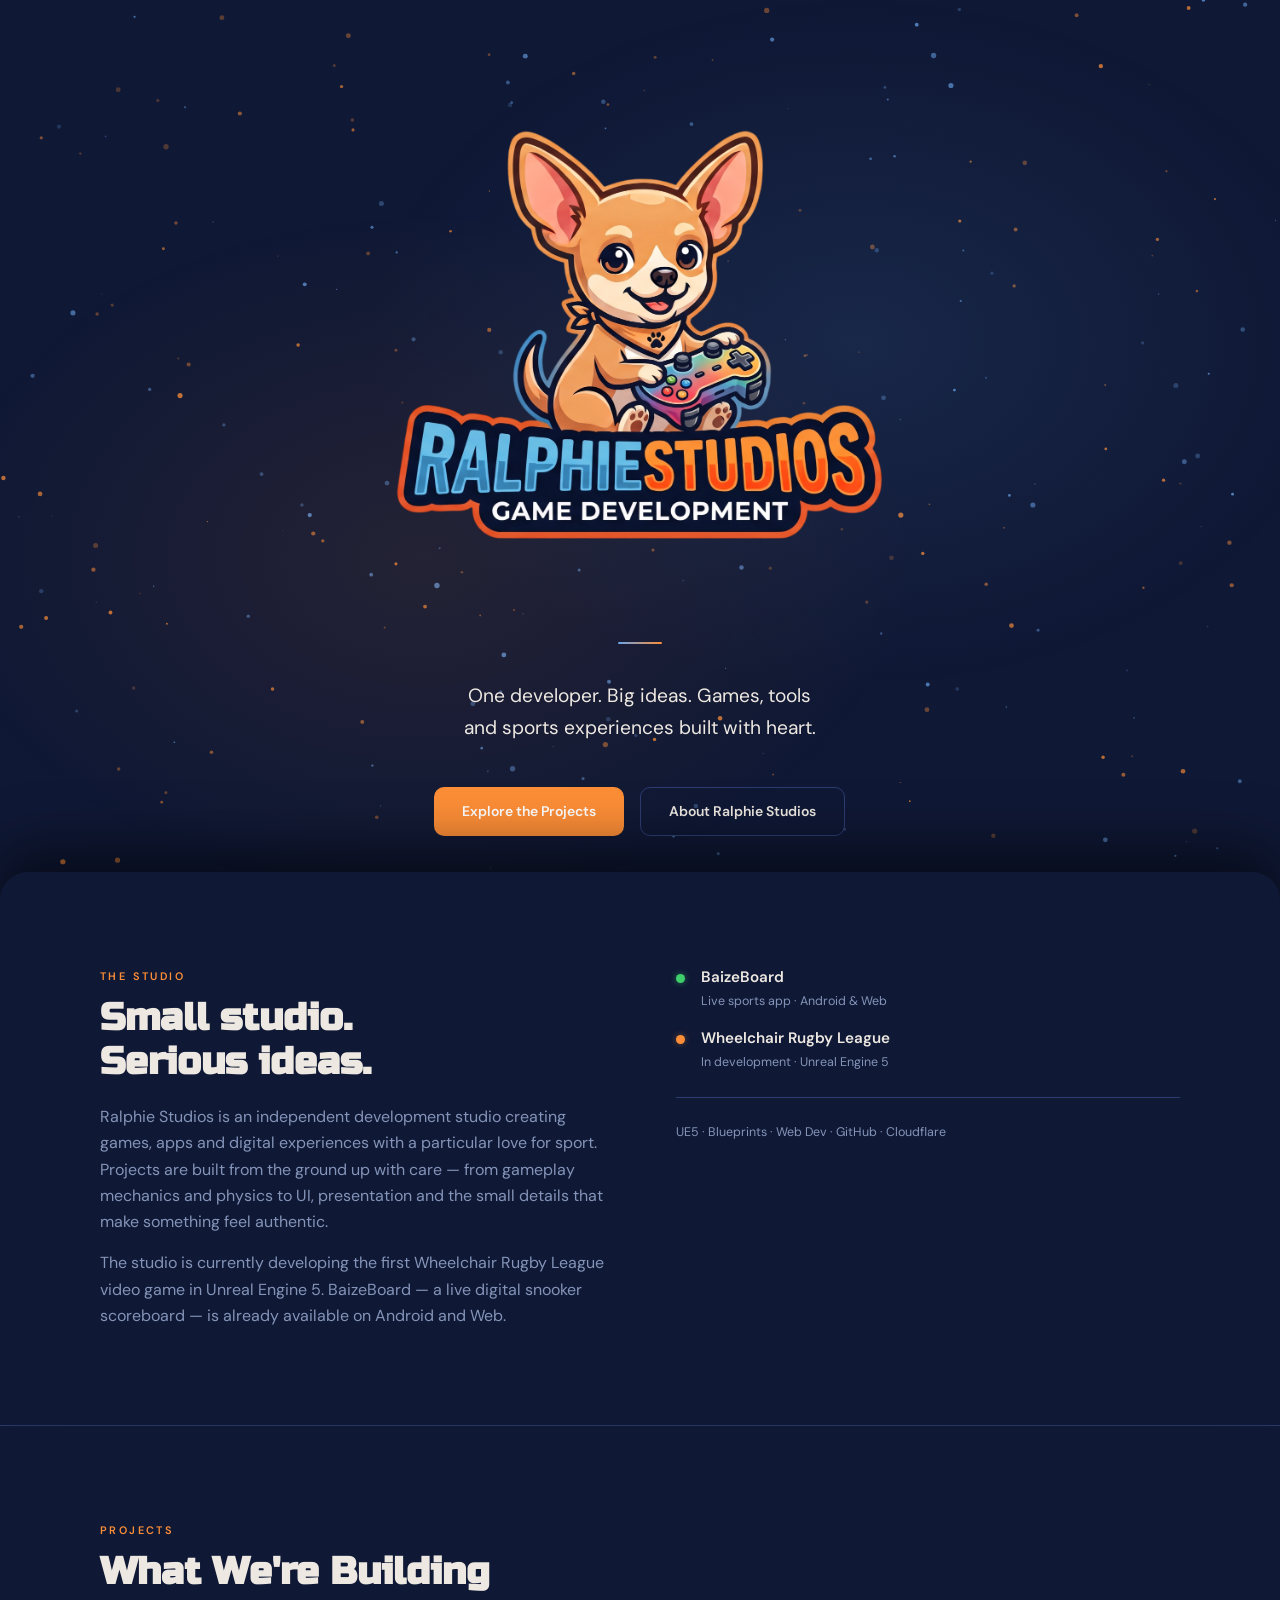
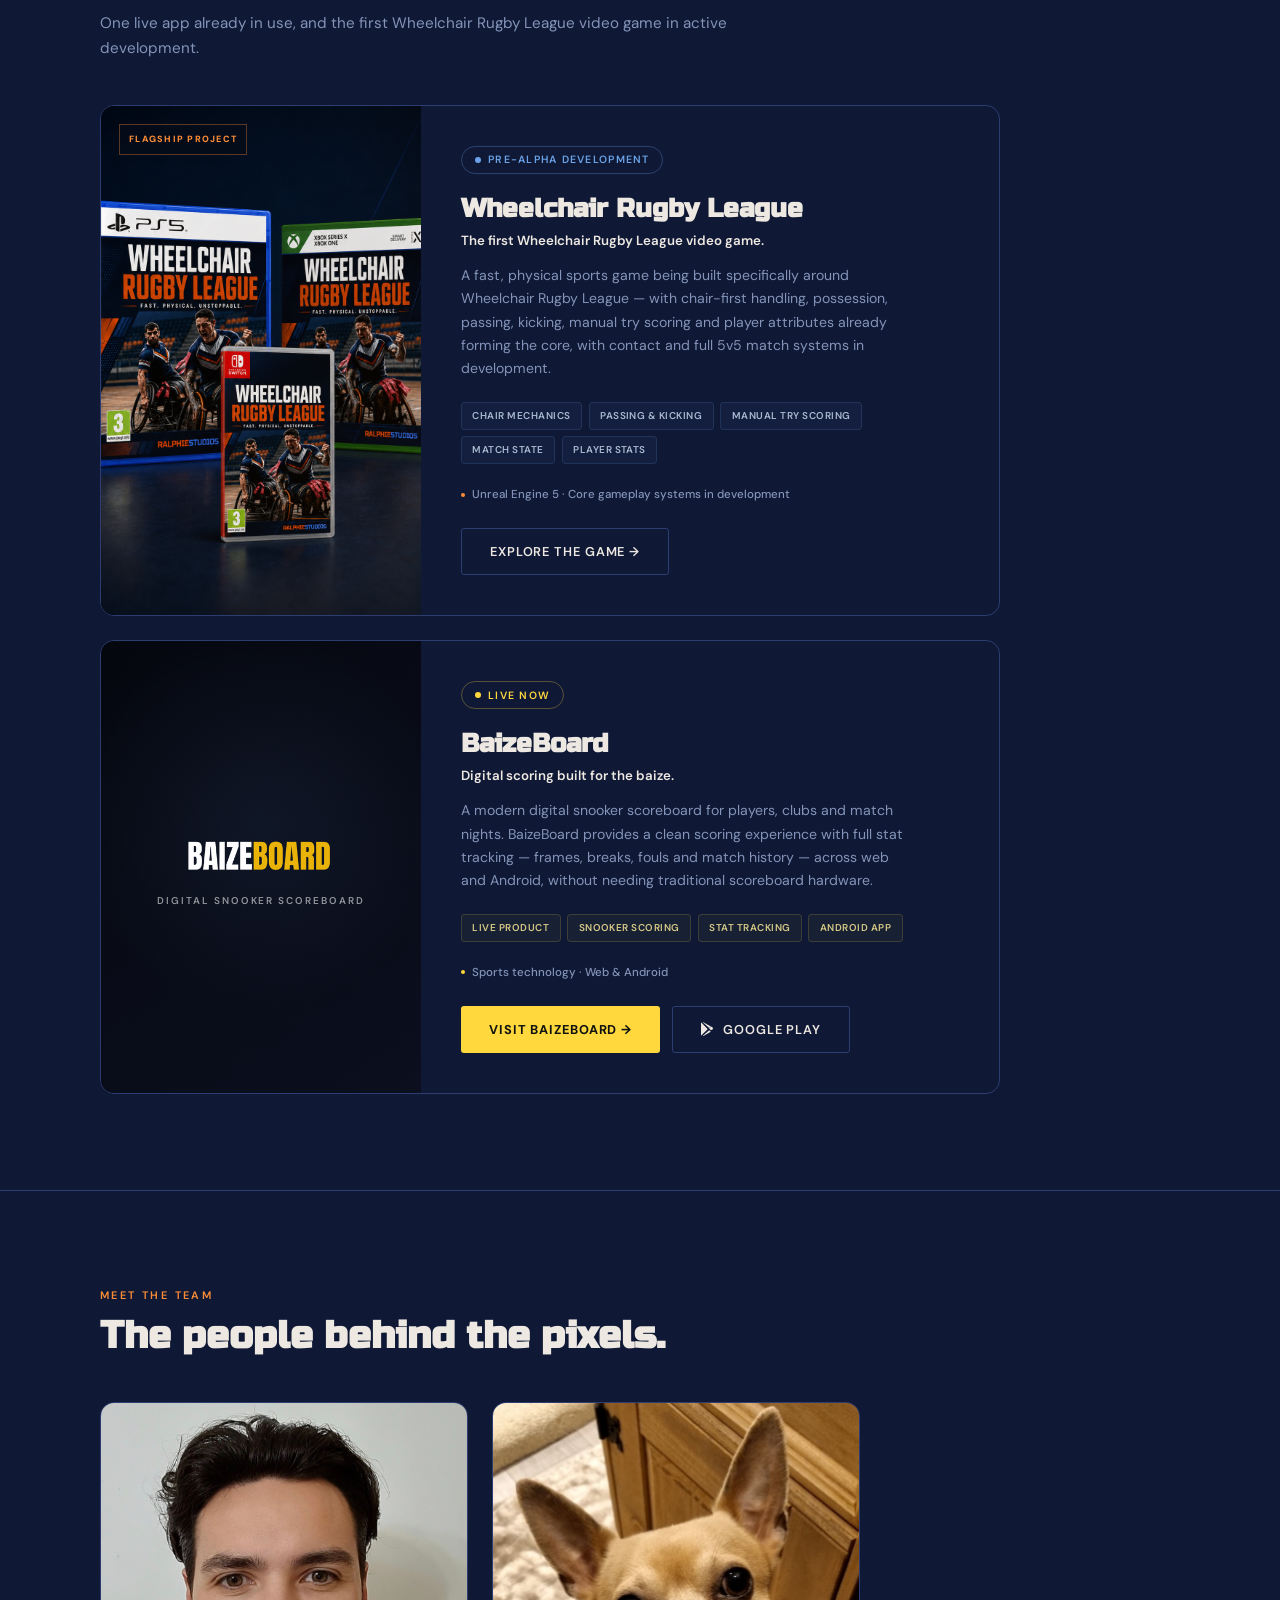
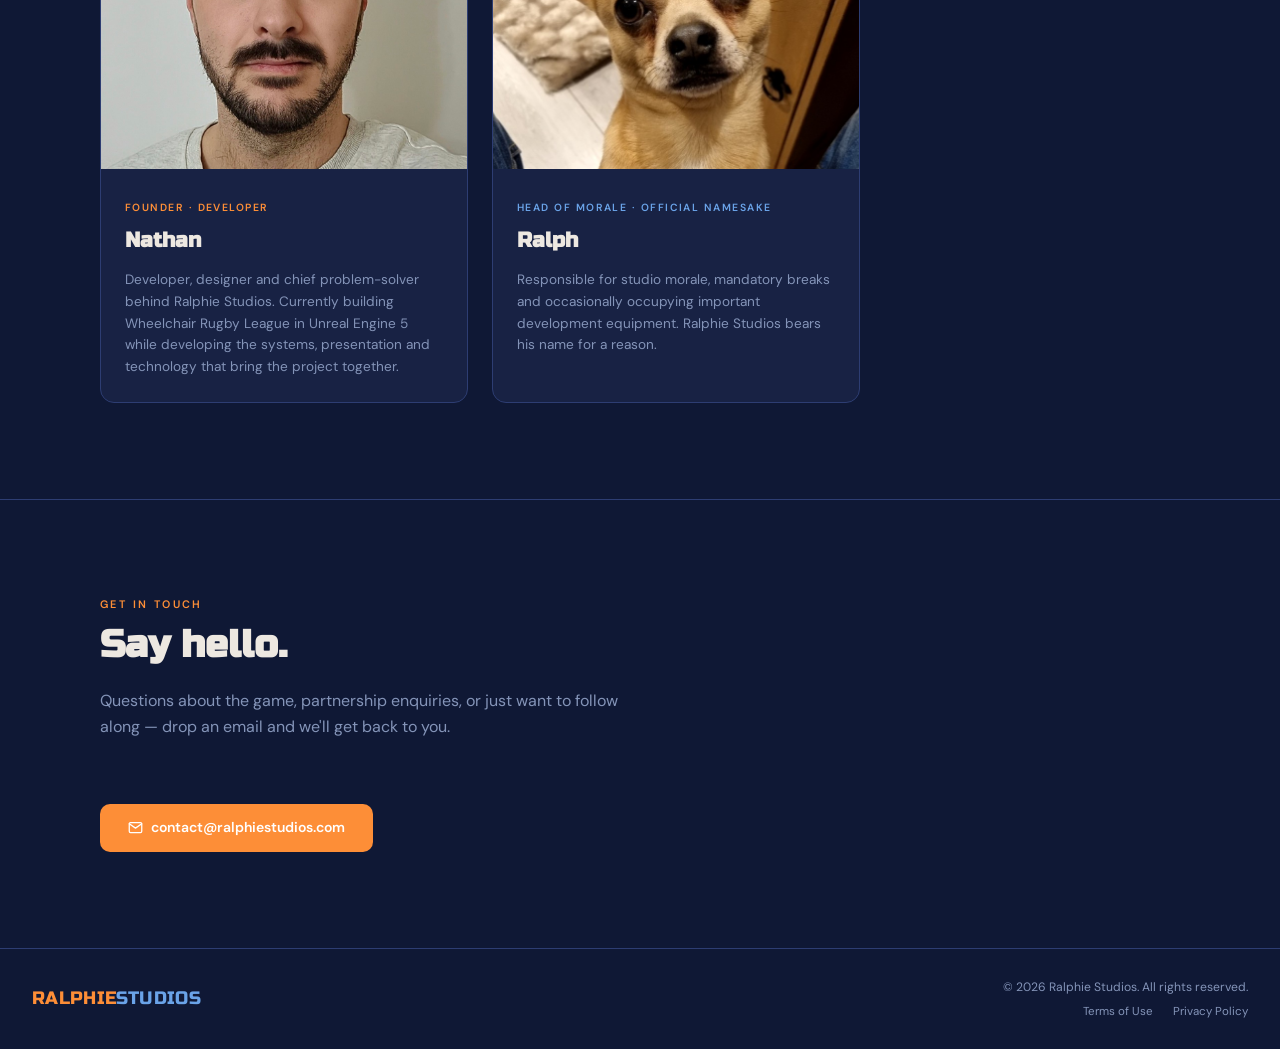
<file: index.html>
<!DOCTYPE html>
<html lang="en">
<head>
  <meta charset="UTF-8">
  <meta name="viewport" content="width=device-width, initial-scale=1.0">

  <title>Ralphie Studios | Games, Apps & Sports Experiences</title>

  <meta
    name="description"
    content="Ralphie Studios is an independent development studio creating games, apps and digital sports experiences — including the first Wheelchair Rugby League game and BaizeBoard."
  >

  <meta property="og:title" content="Ralphie Studios | Games, Apps & Sports Experiences">
  <meta property="og:description" content="One developer. Big ideas. Games, tools and sports experiences built with heart.">
  <meta property="og:url" content="https://ralphiestudios.com/">
  <meta property="og:type" content="website">
  <meta property="og:image" content="https://ralphiestudios.com/images/logo.png">
  <meta name="theme-color" content="#0f1835">
  <link rel="canonical" href="https://ralphiestudios.com/">

  <link rel="icon" type="image/png" sizes="32x32" href="images/favicon.png">
  <link rel="apple-touch-icon" sizes="180x180" href="images/favicon.png">

  <link rel="preconnect" href="https://fonts.googleapis.com">
  <link rel="preconnect" href="https://fonts.gstatic.com" crossorigin>

  <link
    href="https://fonts.googleapis.com/css2?family=Russo+One&family=DM+Sans:ital,opsz,wght@0,9..40,400;0,9..40,500;0,9..40,600;0,9..40,700;1,9..40,400&display=swap"
    rel="stylesheet"
  >

  <link rel="stylesheet" href="style.css">
</head>

<body>

  <nav id="nav">
    <a href="/" class="nav-brand">
      <span class="nr">RALPHIE</span><span class="ns">STUDIOS</span>
    </a>

    <ul class="nav-links" id="navLinks">
      <li><a href="#about">About</a></li>
      <li><a href="#projects">Projects</a></li>
      <li><a href="#team">Team</a></li>
      <li><a href="#connect">Get in Touch</a></li>
    </ul>

    <button
      class="nav-toggle"
      id="navToggle"
      aria-label="Open menu"
      aria-expanded="false"
    >
      <span></span>
      <span></span>
      <span></span>
    </button>
  </nav>

  <!-- HERO -->
  <section class="hero" id="home">
    <canvas id="cvs"></canvas>
    <div class="hero-glow"></div>

    <div class="hero-content">
      <img
        src="images/logo.png"
        alt="Ralphie Studios"
        class="hero-logo-img"
      >

      <div class="hero-rule"></div>

      <p class="hero-tag">
        One developer. Big ideas. Games, tools and sports experiences built with heart.
      </p>

      <div class="ctas">
        <a href="#projects" class="btn btn-p">Explore the Projects</a>
        <a href="#about" class="btn btn-g">About Ralphie Studios</a>
      </div>
    </div>
  </section>

  <hr class="rule">

  <!-- ABOUT -->
  <section id="about">
    <div class="wrap">
      <div class="about-grid">

        <div class="about-text" data-reveal>
          <p class="eyebrow">The Studio</p>

          <h2 class="sh">
            Small studio.<br>
            Serious ideas.
          </h2>

          <p>
            Ralphie Studios is an independent development studio creating games,
            apps and digital experiences with a particular love for sport.
            Projects are built from the ground up with care — from gameplay
            mechanics and physics to UI, presentation and the small details that
            make something feel authentic.
          </p>

          <p>
            The studio is currently developing the first Wheelchair Rugby League
            video game in Unreal Engine 5. BaizeBoard — a live digital snooker
            scoreboard — is already available on Android and Web.
          </p>
        </div>

        <div class="studio-sidebar" data-reveal>

          <div class="sb-item">
            <span class="sb-dot sb-live"></span>
            <div>
              <div class="sb-title">BaizeBoard</div>
              <div class="sb-sub">Live sports app &middot; Android &amp; Web</div>
            </div>
          </div>

          <div class="sb-item">
            <span class="sb-dot sb-dev"></span>
            <div>
              <div class="sb-title">Wheelchair Rugby League</div>
              <div class="sb-sub">In development &middot; Unreal Engine 5</div>
            </div>
          </div>

          <div class="sb-divider"></div>

          <div class="sb-stack">
            UE5 &middot; Blueprints &middot; Web Dev &middot; GitHub &middot; Cloudflare
          </div>

        </div>

      </div>
    </div>
  </section>

  <hr class="rule">

  <!-- PROJECTS -->
  <section id="projects" class="games-bg">
    <div class="wrap">

      <p class="eyebrow">Projects</p>
      <h2 class="sh">What We're Building</h2>

      <p class="projects-intro">
        One live app already in use, and the first Wheelchair Rugby League video
        game in active development.
      </p>

      <div class="projects-list">

        <!-- WRL -->
        <article class="game-card featured-project">
          <div class="project-flagship">Flagship Project</div>

          <div class="game-vis wrl-project-vis">
            <img
              src="images/gamepic.png"
              alt="Wheelchair Rugby League"
              class="wrl-cover-img"
            >
          </div>

          <div class="game-info">

            <div class="game-badge">
              <span class="bdot"></span>
              Pre-Alpha Development
            </div>

            <h3 class="game-title">Wheelchair Rugby League</h3>

            <p class="project-kicker">
              The first Wheelchair Rugby League video game.
            </p>

            <p class="game-desc">
              A fast, physical sports game being built specifically around
              Wheelchair Rugby League — with chair-first handling, possession,
              passing, kicking, manual try scoring and player attributes already
              forming the core, with contact and full 5v5 match systems in development.
            </p>

            <div class="project-progress">
              <span>Chair mechanics</span>
              <span>Passing &amp; kicking</span>
              <span>Manual try scoring</span>
              <span>Match state</span>
              <span>Player stats</span>
            </div>

            <div class="game-meta">
              <span class="mdot"></span>
              Unreal Engine 5 &middot; Core gameplay systems in development
            </div>

            <a href="wrl.html" class="btn btn-g project-btn">
              Explore the Game →
            </a>

          </div>
        </article>

        <!-- BAIZEBOARD -->
        <article class="game-card baize-project">

          <div class="game-vis baize-vis">
            <div class="baize-felt"></div>

            <div class="gv-inner baize-inner">

              <img
                src="images/baizeboard-logo.png"
                alt="BaizeBoard"
                class="baize-logo"
              >

              <div class="gv-tag baize-tag">
                Digital Snooker Scoreboard
              </div>

            </div>
          </div>

          <div class="game-info">

            <div class="game-badge live-badge">
              <span class="bdot"></span>
              Live Now
            </div>

            <h3 class="game-title">BaizeBoard</h3>

            <p class="project-kicker">
              Digital scoring built for the baize.
            </p>

            <p class="game-desc">
              A modern digital snooker scoreboard for players, clubs and match
              nights. BaizeBoard provides a clean scoring experience with full
              stat tracking — frames, breaks, fouls and match history — across
              web and Android, without needing traditional scoreboard hardware.
            </p>

            <div class="project-progress baize-progress">
              <span>Live product</span>
              <span>Snooker scoring</span>
              <span>Stat tracking</span>
              <span>Android app</span>
            </div>

            <div class="game-meta">
              <span class="mdot baize-dot"></span>
              Sports technology &middot; Web &amp; Android
            </div>

            <div style="display:flex;gap:0.75rem;flex-wrap:wrap;margin-top:1.5rem;">
              <a
                href="https://baizeboard.com"
                target="_blank"
                rel="noopener noreferrer"
                class="btn btn-baize project-btn"
                style="margin-top:0;"
              >
                Visit BaizeBoard →
              </a>
              <a
                href="https://play.google.com/store/apps/details?id=com.baizeboard.app"
                target="_blank"
                rel="noopener noreferrer"
                class="btn btn-g project-btn"
                style="margin-top:0;"
              >
                <svg width="14" height="14" viewBox="0 0 24 24" fill="currentColor" aria-hidden="true" style="flex-shrink:0"><path d="M3.18 23.76c.3.17.64.24.99.19l12.6-7.27-2.75-2.75-10.84 9.83zM.43 1.06C.16 1.37 0 1.83 0 2.42v19.16c0 .59.16 1.05.44 1.36l.07.07 10.73-10.73v-.25L.5.99l-.07.07zm19.7 8.58-3.04-1.75-3.06 3.06 3.06 3.06 3.05-1.76c.87-.5.87-1.31-.01-1.61zM4.17.24l12.6 7.27-2.75 2.75L3.18.43A1.19 1.19 0 0 1 4.17.24z"/></svg>
                Google Play
              </a>
            </div>

          </div>
        </article>

      </div>

    </div>
  </section>

  <hr class="rule">

  <!-- TEAM -->
  <section id="team">
    <div class="wrap">

      <p class="eyebrow">Meet the Team</p>

      <h2 class="sh">
        The people behind the pixels.
      </h2>

      <div class="team-grid">

        <div class="team-card">

          <div class="team-photo-wrap">
            <img
              src="images/nathan.jpg"
              alt="Nathan"
              class="team-photo"
              onerror="this.style.display='none'"
            >

            <div class="team-photo-fallback">👤</div>
          </div>

          <div class="team-info">
            <span class="team-role orange">
              Founder &middot; Developer
            </span>

            <h3 class="team-name">Nathan</h3>

            <p class="team-bio">
              Developer, designer and chief problem-solver behind Ralphie Studios.
              Currently building Wheelchair Rugby League in Unreal Engine 5 while
              developing the systems, presentation and technology that bring the
              project together.
            </p>
          </div>

        </div>

        <div class="team-card">

          <div class="team-photo-wrap">
            <img
              src="images/ralph.jpg"
              alt="Ralph"
              class="team-photo"
              onerror="this.style.display='none'"
            >

            <div class="team-photo-fallback">🐕</div>
          </div>

          <div class="team-info">

            <span class="team-role blue">
              Head of Morale &middot; Official Namesake
            </span>

            <h3 class="team-name">Ralph</h3>

            <p class="team-bio">
              Responsible for studio morale, mandatory breaks and occasionally
              occupying important development equipment. Ralphie Studios bears
              his name for a reason.
            </p>

          </div>

        </div>

      </div>

    </div>
  </section>

  <hr class="rule">

  <!-- CONNECT -->
  <section id="connect">
    <div class="wrap">

      <div class="connect-inner" data-reveal>

        <p class="eyebrow">Get in Touch</p>

        <h2 class="sh">
          Say hello.
        </h2>

        <p>
          Questions about the game, partnership enquiries, or just want to
          follow along — drop an email and we'll get back to you.
        </p>

        <a href="mailto:contact@ralphiestudios.com" class="btn btn-p" style="margin-top:2rem;display:inline-flex;align-items:center;gap:0.5rem;">
          <svg width="15" height="15" viewBox="0 0 24 24" fill="none" stroke="currentColor" stroke-width="2" stroke-linecap="round" stroke-linejoin="round" aria-hidden="true">
            <path d="M4 4h16c1.1 0 2 .9 2 2v12c0 1.1-.9 2-2 2H4c-1.1 0-2-.9-2-2V6c0-1.1.9-2 2-2z"/>
            <polyline points="22,6 12,13 2,6"/>
          </svg>
          contact@ralphiestudios.com
        </a>

      </div>
    </div>
  </section>

  <footer>

    <a href="/" class="ft-logo-brand">
      <span class="nr">RALPHIE</span><span class="ns">STUDIOS</span>
    </a>

    <div class="ft-right">
      <p>&copy; 2026 Ralphie Studios. All rights reserved.</p>

      <div class="ft-links">
        <a href="terms.html">Terms of Use</a>
        <a href="privacy.html">Privacy Policy</a>
      </div>
    </div>

  </footer>

  <script src="main.js"></script>

</body>
</html>
</file>
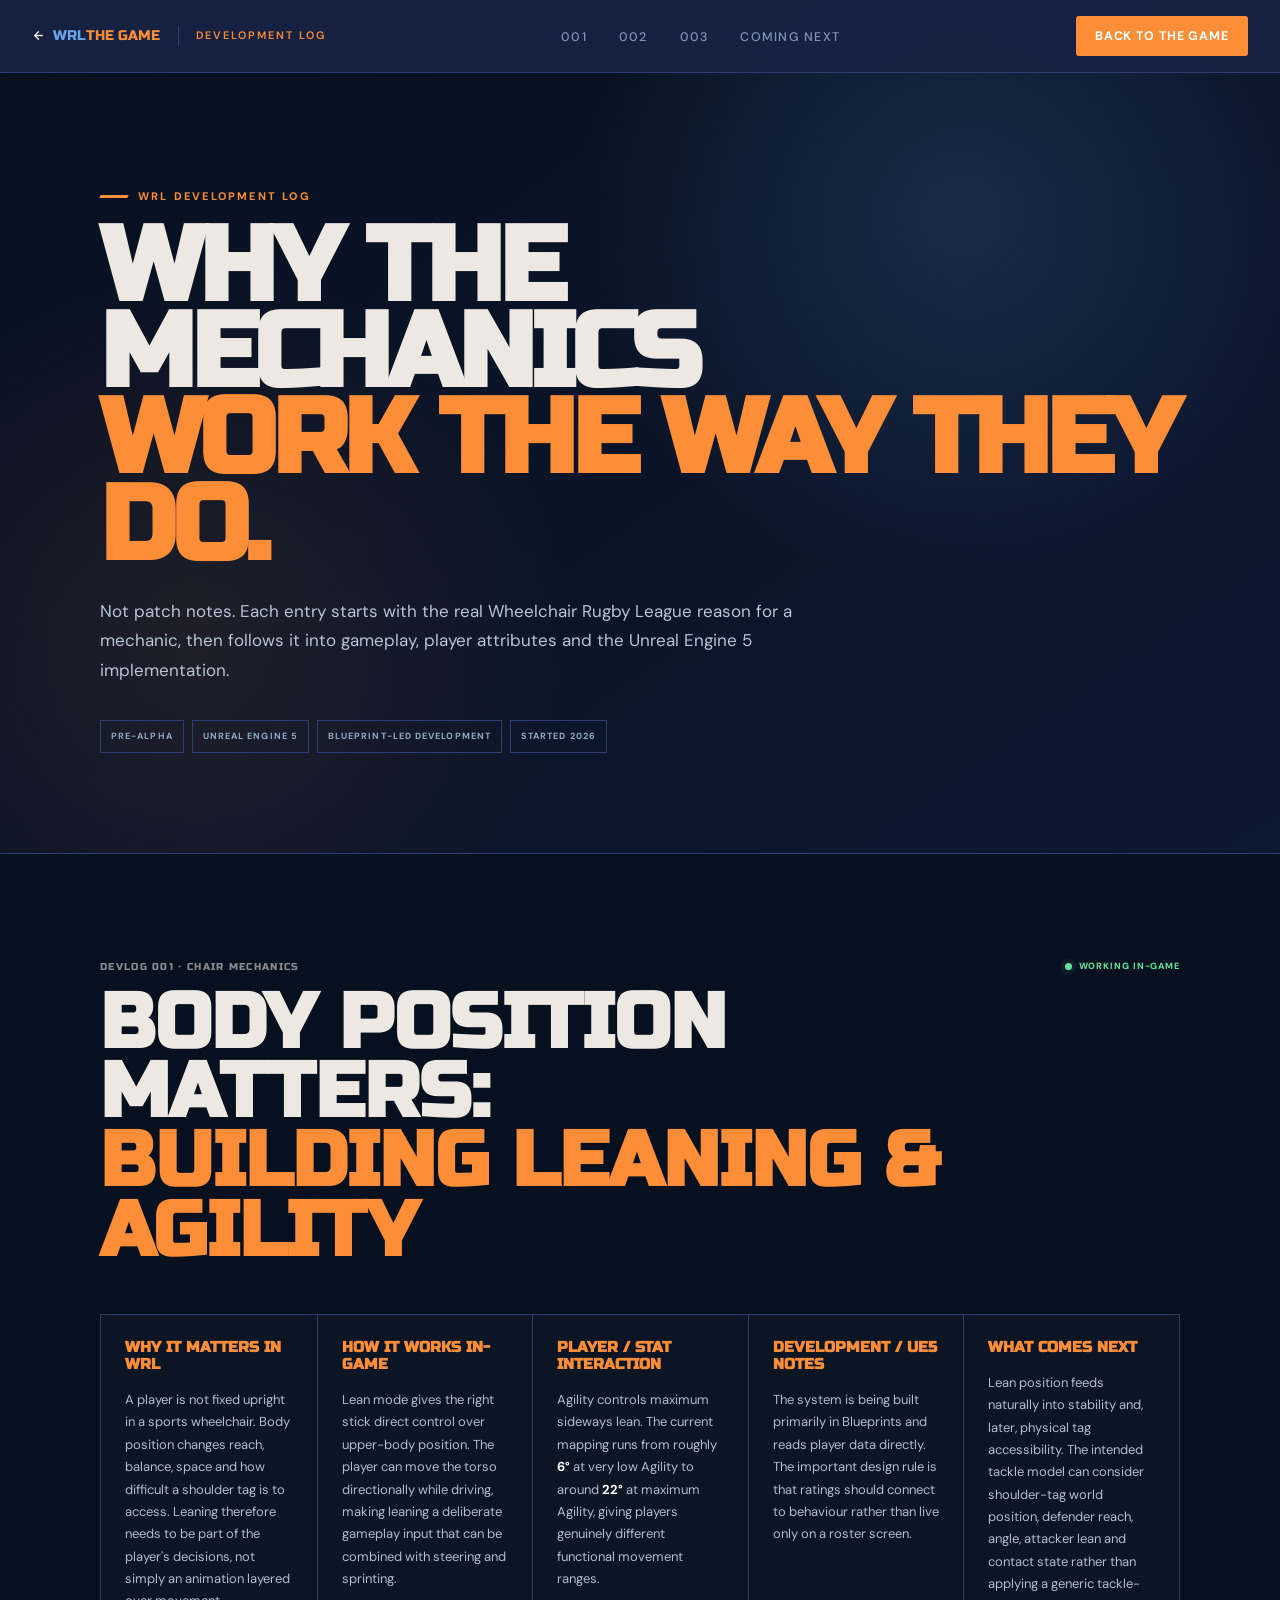
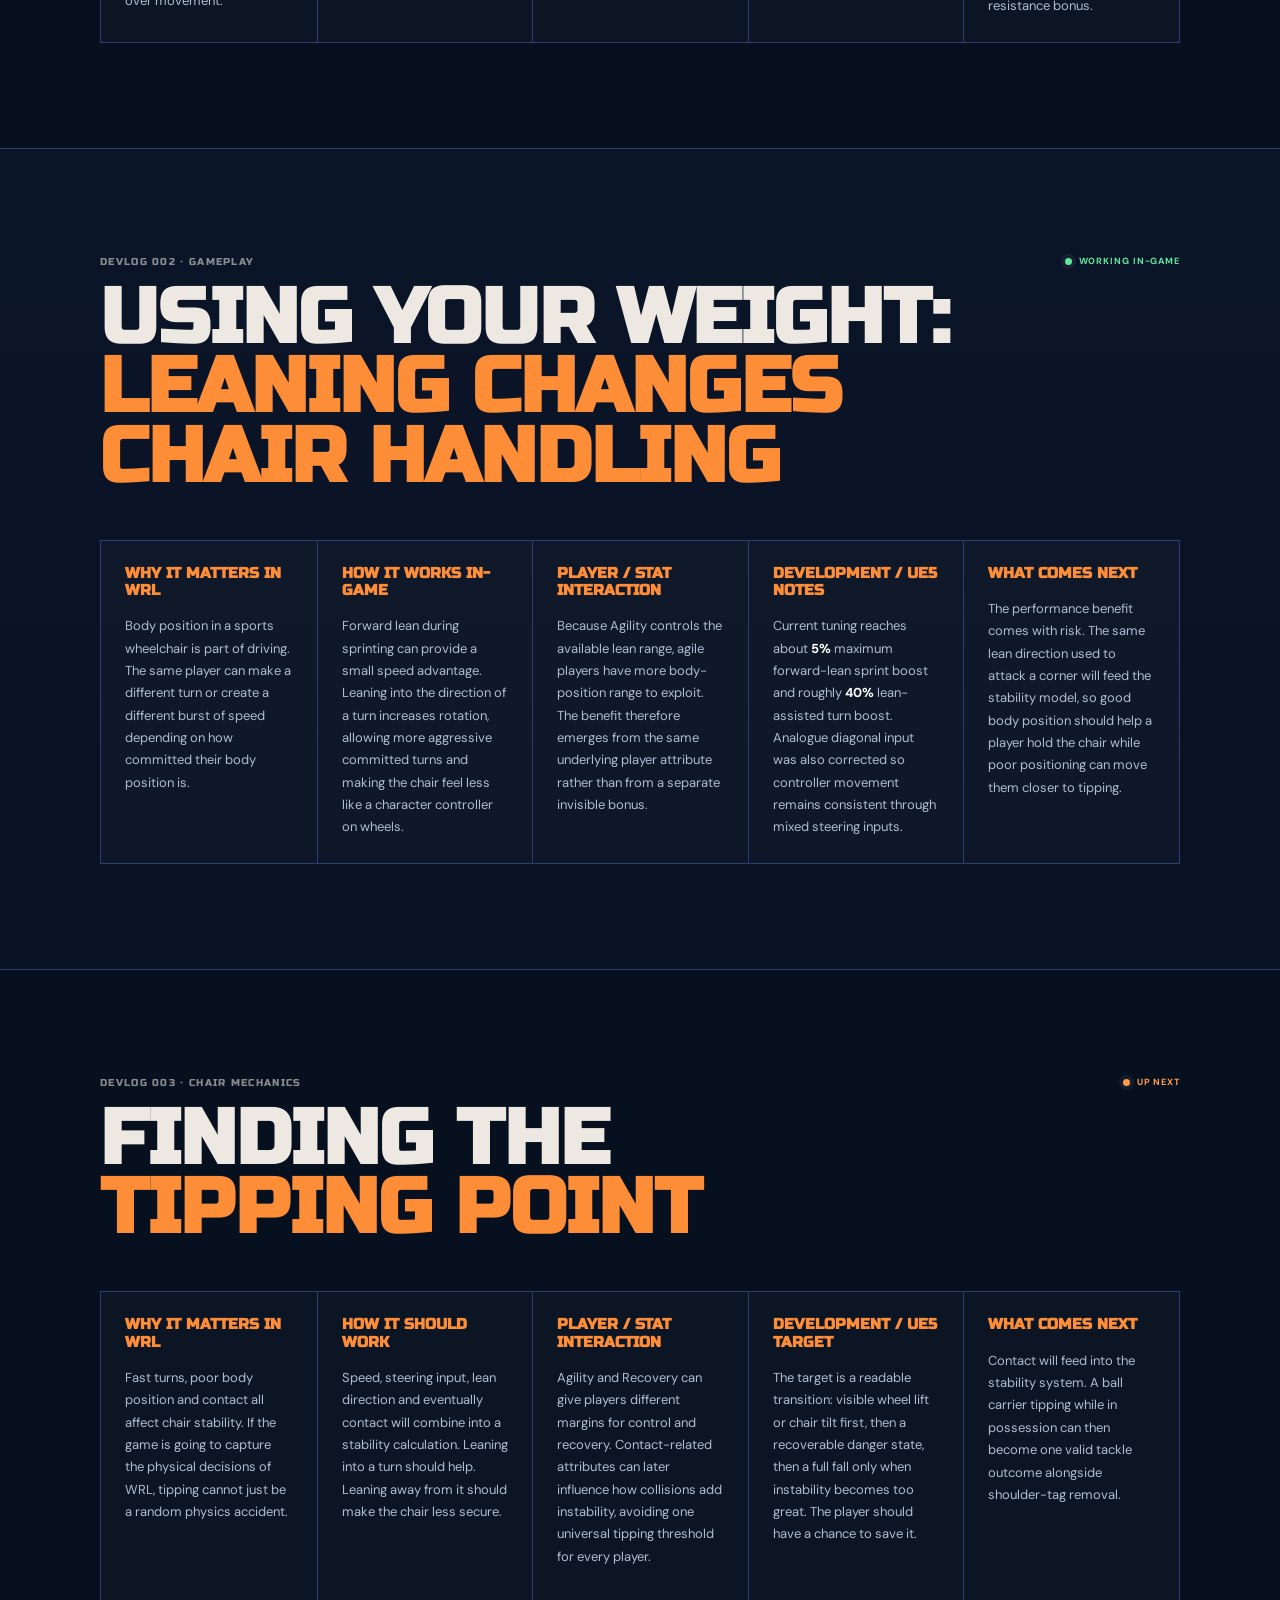
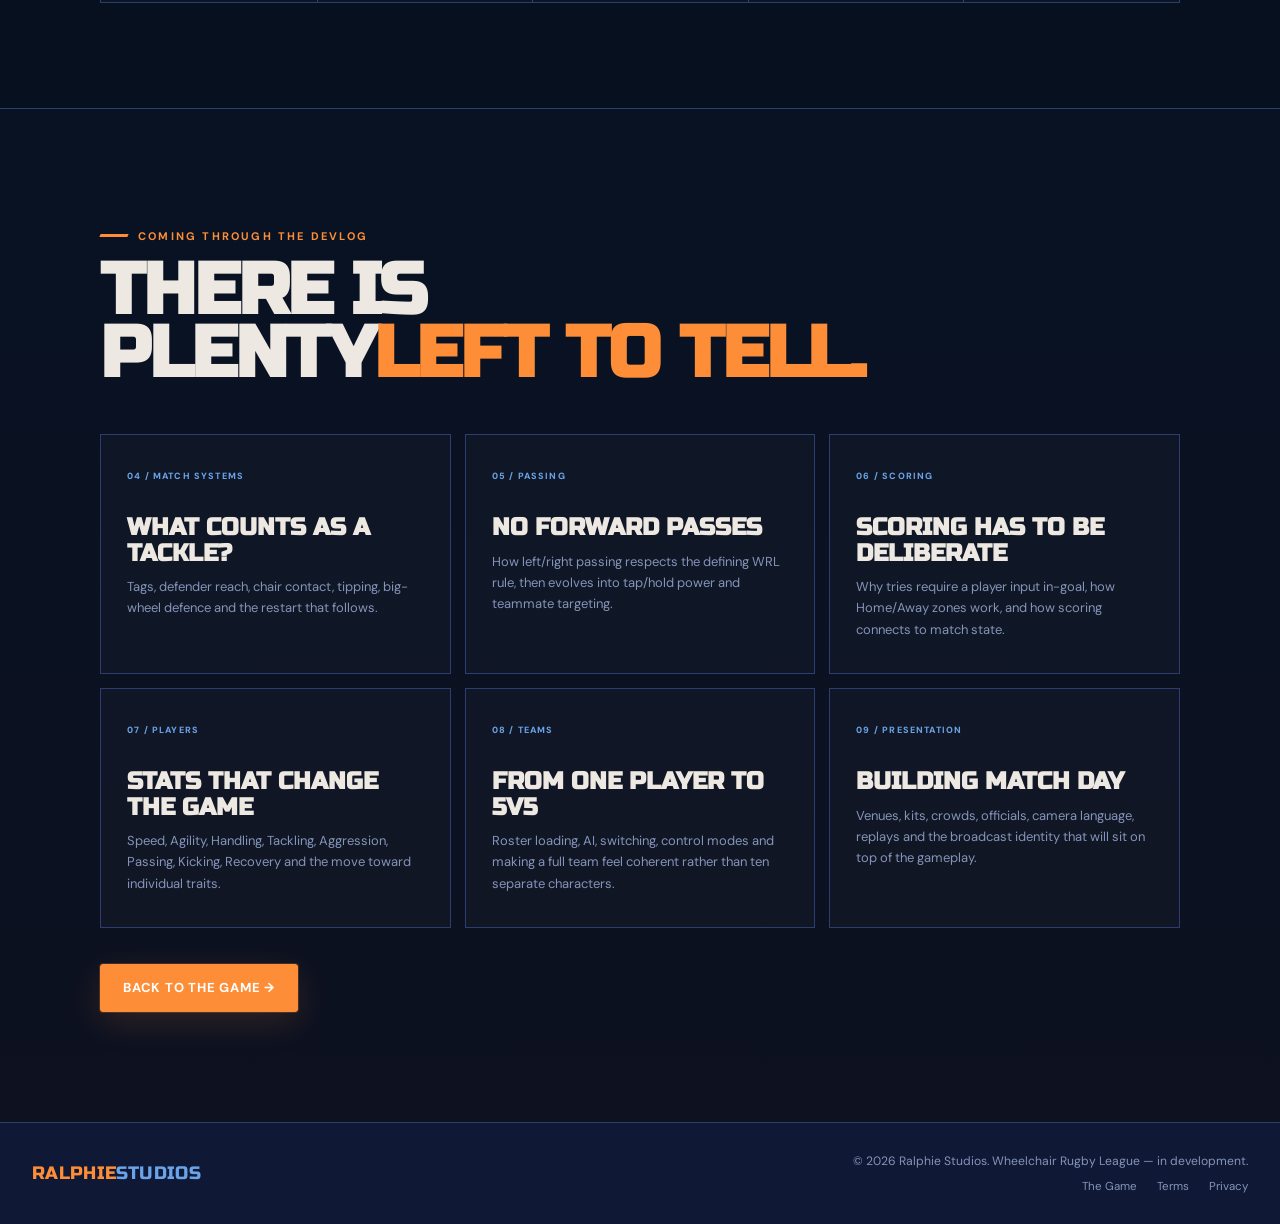
<file: devlog.html>
<!DOCTYPE html>
<html lang="en">
<head>
  <meta charset="UTF-8">
  <meta name="viewport" content="width=device-width, initial-scale=1.0">
  <title>WRL Development Log | Ralphie Studios</title>
  <meta name="description" content="Development log for the first Wheelchair Rugby League video game — mechanics, design decisions and Unreal Engine 5 development from Ralphie Studios.">
  <meta property="og:title" content="Wheelchair Rugby League — Development Log">
  <meta property="og:description" content="Follow the mechanics, decisions and development behind the first Wheelchair Rugby League video game.">
  <meta property="og:type" content="website">
  <meta property="og:url" content="https://ralphiestudios.com/devlog">
  <meta property="og:image" content="https://ralphiestudios.com/images/gamepic.png">
  <meta name="theme-color" content="#07101f">
  <link rel="canonical" href="https://ralphiestudios.com/devlog">
  <link rel="icon" type="image/png" sizes="32x32" href="images/favicon.png">
  <link rel="apple-touch-icon" sizes="180x180" href="images/favicon.png">
  <link rel="preconnect" href="https://fonts.googleapis.com">
  <link rel="preconnect" href="https://fonts.gstatic.com" crossorigin>
  <link href="https://fonts.googleapis.com/css2?family=Russo+One&family=DM+Sans:ital,opsz,wght@0,9..40,400;0,9..40,500;0,9..40,600;0,9..40,700;1,9..40,400&display=swap" rel="stylesheet">
  <link rel="stylesheet" href="style.css">
</head>
<body class="wrl-page devlog-page">
  <nav id="wrlNav">
    <div class="wrl-left">
      <a href="wrl.html" class="wrl-back" aria-label="Back to Wheelchair Rugby League"><svg width="13" height="13" viewBox="0 0 24 24" fill="none" stroke="currentColor" stroke-width="2.5" stroke-linecap="round" stroke-linejoin="round" aria-hidden="true"><path d="M19 12H5M12 5l-7 7 7 7"/></svg><span><span class="nr">WRL</span><span class="ns wrl-back-label">THE GAME</span></span></a>
      <div class="wrl-sep" aria-hidden="true"></div><span class="wrl-game-lbl">Development Log</span>
    </div>
    <ul class="nav-links"><li><a href="#devlog-001">001</a></li><li><a href="#devlog-002">002</a></li><li><a href="#devlog-003">003</a></li><li><a href="#coming">Coming Next</a></li></ul>
    <div class="wrl-cta"><a href="wrl.html" class="wrl-cta-btn">Back to the Game</a><button class="nav-toggle" id="wrlNavToggle" aria-label="Open menu" aria-expanded="false"><span></span><span></span><span></span></button></div>
  </nav>

  <header class="devlog-hero">
    <div class="wrap" data-reveal>
      <span class="wrl-eyebrow">WRL Development Log</span>
      <h1>Why the mechanics<br><span>work the way they do.</span></h1>
      <p>Not patch notes. Each entry starts with the real Wheelchair Rugby League reason for a mechanic, then follows it into gameplay, player attributes and the Unreal Engine 5 implementation.</p>
      <div class="devlog-hero-meta"><span>Pre-Alpha</span><span>Unreal Engine 5</span><span>Blueprint-led development</span><span>Started 2026</span></div>
    </div>
  </header>

  <main class="devlog-archive">
    <section class="dev-article-full" id="devlog-001">
      <div class="wrap">
        <div class="dev-article-heading" data-reveal><div><span class="dev-index">DEVLOG 001 · CHAIR MECHANICS</span><h2>Body Position Matters:<br><em>Building Leaning &amp; Agility</em></h2></div><span class="dev-state working">Working in-game</span></div>
        <div class="dev-article-grid" data-reveal>
          <article><h3>Why it matters in WRL</h3><p>A player is not fixed upright in a sports wheelchair. Body position changes reach, balance, space and how difficult a shoulder tag is to access. Leaning therefore needs to be part of the player's decisions, not simply an animation layered over movement.</p></article>
          <article><h3>How it works in-game</h3><p>Lean mode gives the right stick direct control over upper-body position. The player can move the torso directionally while driving, making leaning a deliberate gameplay input that can be combined with steering and sprinting.</p></article>
          <article><h3>Player / stat interaction</h3><p>Agility controls maximum sideways lean. The current mapping runs from roughly <strong>6°</strong> at very low Agility to around <strong>22°</strong> at maximum Agility, giving players genuinely different functional movement ranges.</p></article>
          <article><h3>Development / UE5 notes</h3><p>The system is being built primarily in Blueprints and reads player data directly. The important design rule is that ratings should connect to behaviour rather than live only on a roster screen.</p></article>
          <article><h3>What comes next</h3><p>Lean position feeds naturally into stability and, later, physical tag accessibility. The intended tackle model can consider shoulder-tag world position, defender reach, angle, attacker lean and contact state rather than applying a generic tackle-resistance bonus.</p></article>
        </div>
      </div>
    </section>

    <section class="dev-article-full alternate" id="devlog-002">
      <div class="wrap">
        <div class="dev-article-heading" data-reveal><div><span class="dev-index">DEVLOG 002 · GAMEPLAY</span><h2>Using Your Weight:<br><em>Leaning Changes Chair Handling</em></h2></div><span class="dev-state working">Working in-game</span></div>
        <div class="dev-article-grid" data-reveal>
          <article><h3>Why it matters in WRL</h3><p>Body position in a sports wheelchair is part of driving. The same player can make a different turn or create a different burst of speed depending on how committed their body position is.</p></article>
          <article><h3>How it works in-game</h3><p>Forward lean during sprinting can provide a small speed advantage. Leaning into the direction of a turn increases rotation, allowing more aggressive committed turns and making the chair feel less like a character controller on wheels.</p></article>
          <article><h3>Player / stat interaction</h3><p>Because Agility controls the available lean range, agile players have more body-position range to exploit. The benefit therefore emerges from the same underlying player attribute rather than from a separate invisible bonus.</p></article>
          <article><h3>Development / UE5 notes</h3><p>Current tuning reaches about <strong>5%</strong> maximum forward-lean sprint boost and roughly <strong>40%</strong> lean-assisted turn boost. Analogue diagonal input was also corrected so controller movement remains consistent through mixed steering inputs.</p></article>
          <article><h3>What comes next</h3><p>The performance benefit comes with risk. The same lean direction used to attack a corner will feed the stability model, so good body position should help a player hold the chair while poor positioning can move them closer to tipping.</p></article>
        </div>
      </div>
    </section>

    <section class="dev-article-full" id="devlog-003">
      <div class="wrap">
        <div class="dev-article-heading" data-reveal><div><span class="dev-index">DEVLOG 003 · CHAIR MECHANICS</span><h2>Finding the<br><em>Tipping Point</em></h2></div><span class="dev-state next">Up next</span></div>
        <div class="dev-article-grid" data-reveal>
          <article><h3>Why it matters in WRL</h3><p>Fast turns, poor body position and contact all affect chair stability. If the game is going to capture the physical decisions of WRL, tipping cannot just be a random physics accident.</p></article>
          <article><h3>How it should work</h3><p>Speed, steering input, lean direction and eventually contact will combine into a stability calculation. Leaning into a turn should help. Leaning away from it should make the chair less secure.</p></article>
          <article><h3>Player / stat interaction</h3><p>Agility and Recovery can give players different margins for control and recovery. Contact-related attributes can later influence how collisions add instability, avoiding one universal tipping threshold for every player.</p></article>
          <article><h3>Development / UE5 target</h3><p>The target is a readable transition: visible wheel lift or chair tilt first, then a recoverable danger state, then a full fall only when instability becomes too great. The player should have a chance to save it.</p></article>
          <article><h3>What comes next</h3><p>Contact will feed into the stability system. A ball carrier tipping while in possession can then become one valid tackle outcome alongside shoulder-tag removal.</p></article>
        </div>
      </div>
    </section>

    <section class="wrl-s devlog-coming" id="coming">
      <div class="wrap">
        <span class="wrl-eyebrow" data-reveal>Coming Through the Devlog</span>
        <h2 class="wrl-h2" data-reveal>There is plenty<em>left to tell.</em></h2>
        <div class="dev-queue" data-reveal>
          <article><span>04 / MATCH SYSTEMS</span><h3>What Counts as a Tackle?</h3><p>Tags, defender reach, chair contact, tipping, big-wheel defence and the restart that follows.</p></article>
          <article><span>05 / PASSING</span><h3>No Forward Passes</h3><p>How left/right passing respects the defining WRL rule, then evolves into tap/hold power and teammate targeting.</p></article>
          <article><span>06 / SCORING</span><h3>Scoring Has to Be Deliberate</h3><p>Why tries require a player input in-goal, how Home/Away zones work, and how scoring connects to match state.</p></article>
          <article><span>07 / PLAYERS</span><h3>Stats That Change the Game</h3><p>Speed, Agility, Handling, Tackling, Aggression, Passing, Kicking, Recovery and the move toward individual traits.</p></article>
          <article><span>08 / TEAMS</span><h3>From One Player to 5v5</h3><p>Roster loading, AI, switching, control modes and making a full team feel coherent rather than ten separate characters.</p></article>
          <article><span>09 / PRESENTATION</span><h3>Building Match Day</h3><p>Venues, kits, crowds, officials, camera language, replays and the broadcast identity that will sit on top of the gameplay.</p></article>
        </div>
        <div class="devlog-back-cta" data-reveal><a class="btn-wrl-p" href="wrl.html">Back to the Game →</a></div>
      </div>
    </section>
  </main>

  <footer><a href="index.html" class="ft-logo-brand"><span class="nr">RALPHIE</span><span class="ns">STUDIOS</span></a><div class="ft-right"><p>&copy; 2026 Ralphie Studios. Wheelchair Rugby League — in development.</p><div class="ft-links"><a href="wrl.html">The Game</a><a href="terms.html">Terms</a><a href="privacy.html">Privacy</a></div></div></footer>

  <script>
    const wrlNav = document.getElementById('wrlNav');
    const wrlNavToggle = document.getElementById('wrlNavToggle');
    const wrlNavLinks = wrlNav.querySelector('.nav-links');
    wrlNavToggle.addEventListener('click', () => { const open = wrlNavLinks.classList.toggle('open'); wrlNavToggle.setAttribute('aria-expanded', String(open)); wrlNavToggle.setAttribute('aria-label', open ? 'Close menu' : 'Open menu'); });
    wrlNavLinks.querySelectorAll('a').forEach(a => a.addEventListener('click', () => { wrlNavLinks.classList.remove('open'); wrlNavToggle.setAttribute('aria-expanded', 'false'); }));
    window.addEventListener('scroll', () => wrlNav.classList.toggle('scrolled', scrollY > 30), { passive: true });
    const obs = new IntersectionObserver(entries => entries.forEach(e => { if (e.isIntersecting) { e.target.classList.add('visible'); obs.unobserve(e.target); } }), { threshold: .08 });
    document.querySelectorAll('[data-reveal]').forEach(el => obs.observe(el));
  </script>
</body>
</html>
</file>
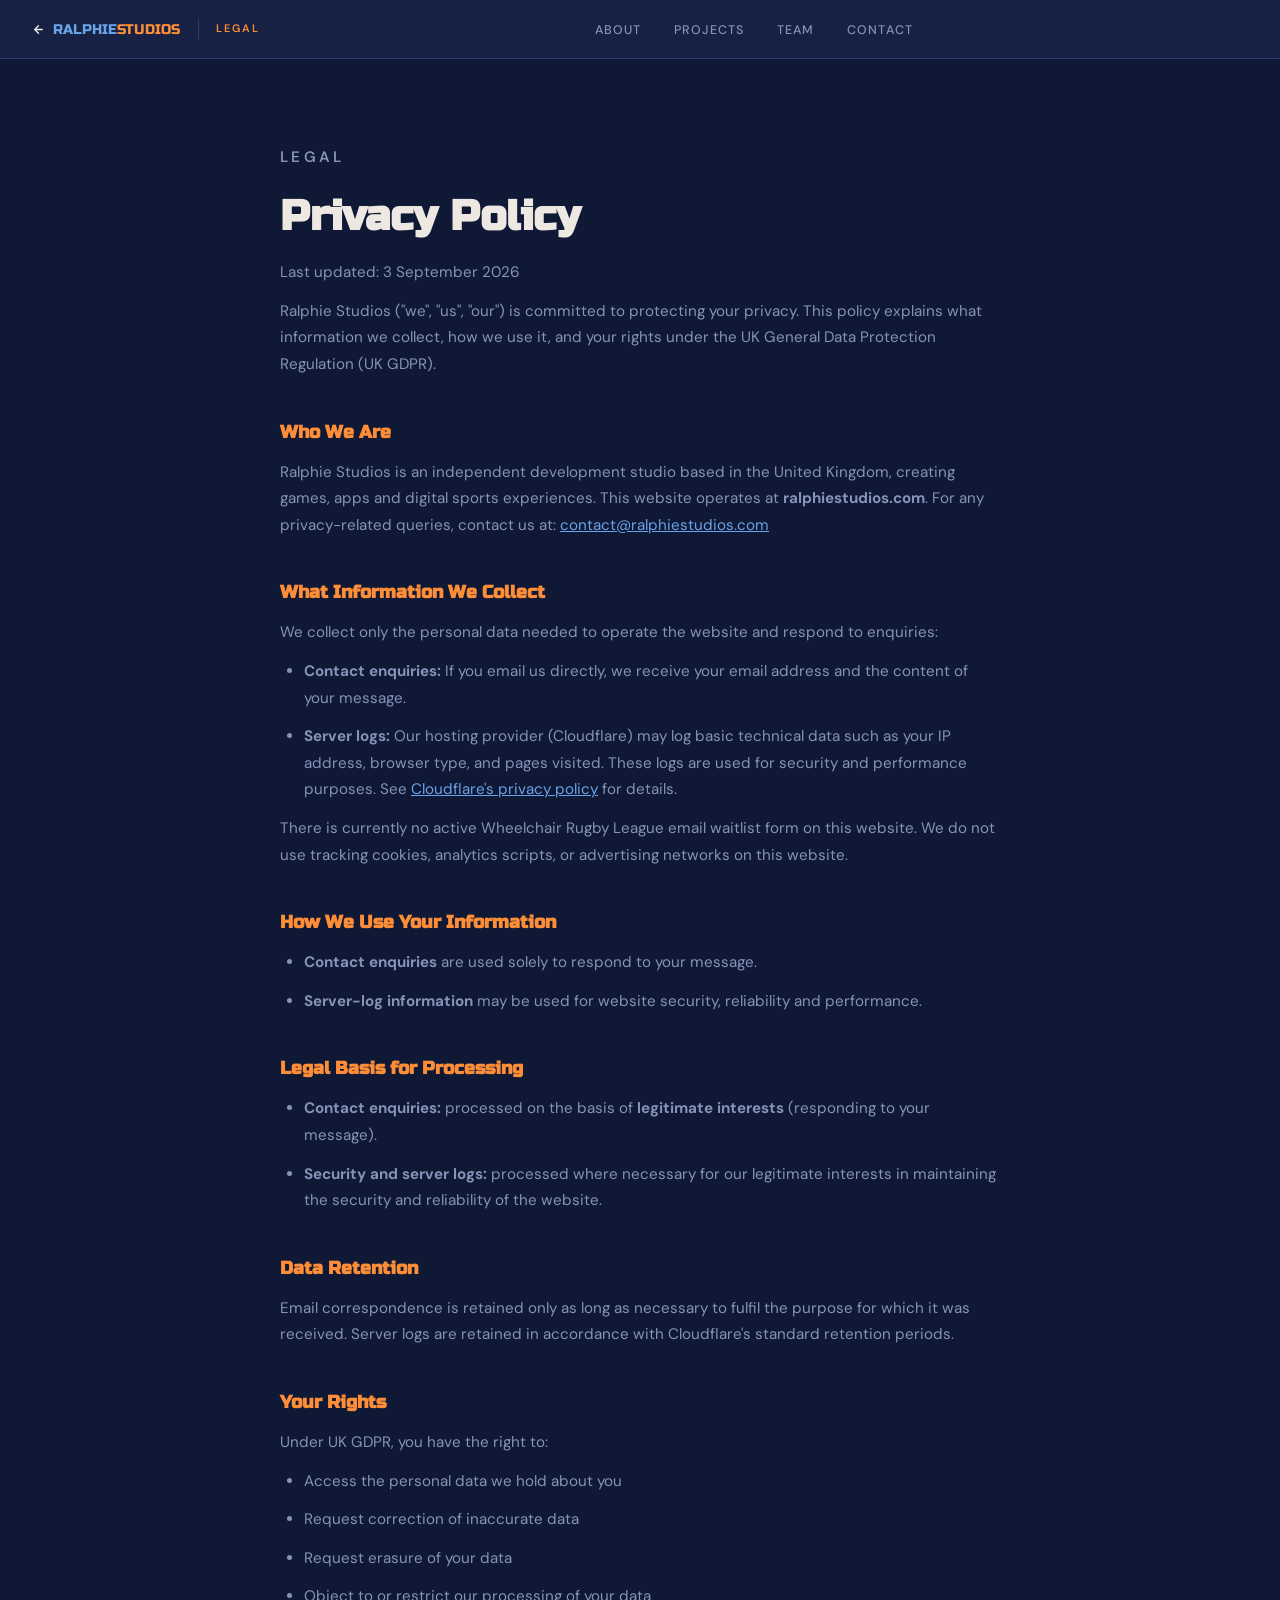
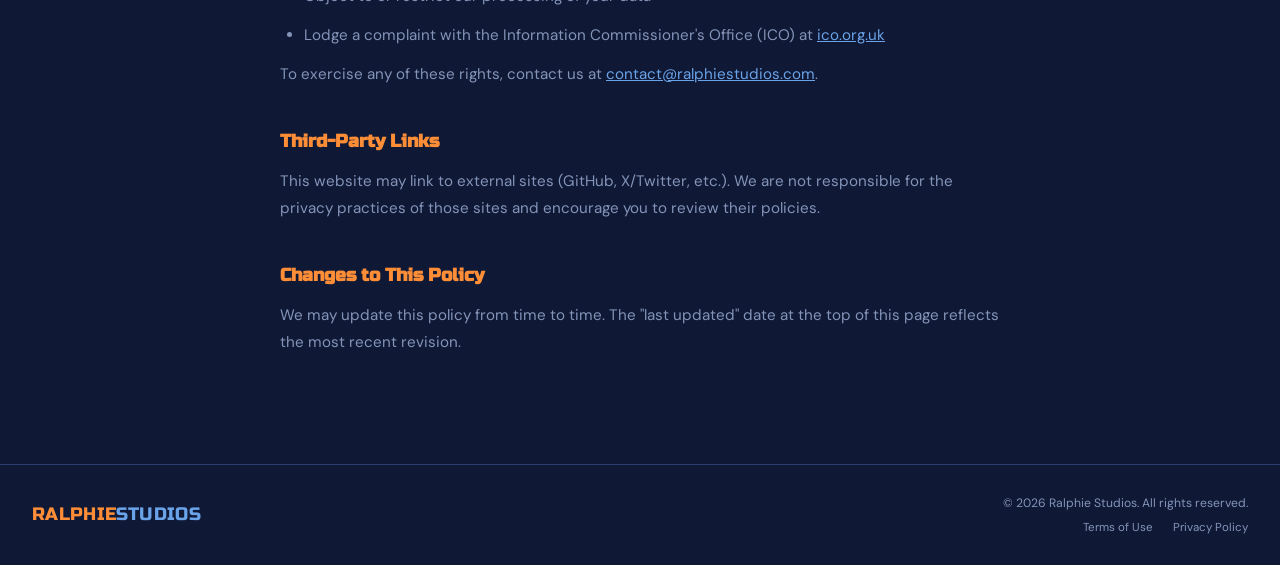
<file: privacy.html>
<!DOCTYPE html>
<html lang="en">
<head>
  <meta charset="UTF-8">
  <meta name="viewport" content="width=device-width, initial-scale=1.0">
  <title>Privacy Policy — Ralphie Studios</title>
  <meta name="description" content="Privacy information for the Ralphie Studios website.">
  <meta name="theme-color" content="#0f1835">
  <link rel="canonical" href="https://ralphiestudios.com/privacy">
  <link rel="icon" type="image/png" sizes="32x32" href="images/favicon.png">
  <link rel="apple-touch-icon" sizes="180x180" href="images/favicon.png">
  <link rel="preconnect" href="https://fonts.googleapis.com">
  <link rel="preconnect" href="https://fonts.gstatic.com" crossorigin>
  <link href="https://fonts.googleapis.com/css2?family=Russo+One&family=DM+Sans:wght@400;500;600&display=swap" rel="stylesheet">
  <link rel="stylesheet" href="style.css">
  <style>
    .legal-page { padding: 9rem 2rem 6rem; }
    .legal-wrap { max-width: 720px; margin: 0 auto; }
    .legal-wrap h1 {
      font-family: 'Russo One', sans-serif;
      font-size: clamp(1.8rem, 4vw, 2.6rem);
      margin-bottom: 0.5rem;
    }
    .legal-meta { font-size: 0.8rem; color: var(--muted); margin-bottom: 3rem; }
    .legal-wrap h2 {
      font-family: 'Russo One', sans-serif;
      font-size: 1.1rem;
      color: var(--orange);
      margin: 2.5rem 0 0.75rem;
    }
    .legal-wrap p, .legal-wrap li {
      color: var(--muted);
      font-size: 0.95rem;
      line-height: 1.75;
      margin-bottom: 0.75rem;
    }
    .legal-wrap ul { padding-left: 1.5rem; margin-bottom: 0.75rem; }
    .legal-wrap a { color: var(--blue); text-decoration: underline; }
    .legal-wrap a:hover { color: var(--text); }
    .legal-rule { border: none; border-top: 1px solid var(--border); margin: 3rem 0; }
  </style>
</head>
<body>

  <nav id="wrlNav">

    <div class="wrl-left">

      <a href="index.html" class="wrl-back" aria-label="Back to Ralphie Studios">
        <svg width="13" height="13" viewBox="0 0 24 24" fill="none" stroke="currentColor" stroke-width="2.5" stroke-linecap="round" stroke-linejoin="round" aria-hidden="true">
          <path d="M19 12H5M12 5l-7 7 7 7"/>
        </svg>
        <span>
          <span class="nr">RALPHIE</span>
          <span class="ns wrl-back-label">STUDIOS</span>
        </span>
      </a>

      <div class="wrl-sep" aria-hidden="true"></div>

      <span class="wrl-game-lbl">Legal</span>

    </div>

    <ul class="nav-links">
      <li><a href="index.html#about">About</a></li>
      <li><a href="index.html#projects">Projects</a></li>
      <li><a href="index.html#team">Team</a></li>
      <li><a href="index.html#connect">Contact</a></li>
    </ul>

    <button class="nav-toggle" id="legalNavToggle" aria-label="Open menu" aria-expanded="false">
      <span></span>
      <span></span>
      <span></span>
    </button>

  </nav>

  <div class="legal-page">
    <div class="legal-wrap">
      <p class="eyebrow">Legal</p>
      <h1>Privacy Policy</h1>
      <p class="legal-meta">Last updated: 3 September 2026</p>

      <p>Ralphie Studios ("we", "us", "our") is committed to protecting your privacy. This policy explains what information we collect, how we use it, and your rights under the UK General Data Protection Regulation (UK GDPR).</p>

      <h2>Who We Are</h2>
      <p>Ralphie Studios is an independent development studio based in the United Kingdom, creating games, apps and digital sports experiences. This website operates at <strong>ralphiestudios.com</strong>. For any privacy-related queries, contact us at: <a href="mailto:contact@ralphiestudios.com">contact@ralphiestudios.com</a></p>

      <h2>What Information We Collect</h2>
      <p>We collect only the personal data needed to operate the website and respond to enquiries:</p>
      <ul>
        <li><strong>Contact enquiries:</strong> If you email us directly, we receive your email address and the content of your message.</li>
        <li><strong>Server logs:</strong> Our hosting provider (Cloudflare) may log basic technical data such as your IP address, browser type, and pages visited. These logs are used for security and performance purposes. See <a href="https://www.cloudflare.com/privacypolicy/" target="_blank" rel="noopener noreferrer">Cloudflare's privacy policy</a> for details.</li>
      </ul>
      <p>There is currently no active Wheelchair Rugby League email waitlist form on this website. We do not use tracking cookies, analytics scripts, or advertising networks on this website.</p>

      <h2>How We Use Your Information</h2>
      <ul>
        <li><strong>Contact enquiries</strong> are used solely to respond to your message.</li>
        <li><strong>Server-log information</strong> may be used for website security, reliability and performance.</li>
      </ul>

      <h2>Legal Basis for Processing</h2>
      <ul>
        <li><strong>Contact enquiries:</strong> processed on the basis of <strong>legitimate interests</strong> (responding to your message).</li>
        <li><strong>Security and server logs:</strong> processed where necessary for our legitimate interests in maintaining the security and reliability of the website.</li>
      </ul>

      <h2>Data Retention</h2>
      <p>Email correspondence is retained only as long as necessary to fulfil the purpose for which it was received. Server logs are retained in accordance with Cloudflare's standard retention periods.</p>

      <h2>Your Rights</h2>
      <p>Under UK GDPR, you have the right to:</p>
      <ul>
        <li>Access the personal data we hold about you</li>
        <li>Request correction of inaccurate data</li>
        <li>Request erasure of your data</li>
        <li>Object to or restrict our processing of your data</li>
        <li>Lodge a complaint with the Information Commissioner's Office (ICO) at <a href="https://ico.org.uk" target="_blank" rel="noopener noreferrer">ico.org.uk</a></li>
      </ul>
      <p>To exercise any of these rights, contact us at <a href="mailto:contact@ralphiestudios.com">contact@ralphiestudios.com</a>.</p>

      <h2>Third-Party Links</h2>
      <p>This website may link to external sites (GitHub, X/Twitter, etc.). We are not responsible for the privacy practices of those sites and encourage you to review their policies.</p>

      <h2>Changes to This Policy</h2>
      <p>We may update this policy from time to time. The "last updated" date at the top of this page reflects the most recent revision.</p>

    </div>
  </div>

  <footer>
    <a href="/" class="ft-logo-brand">
      <span class="nr">RALPHIE</span><span class="ns">STUDIOS</span>
    </a>
    <div class="ft-right">
      <p>&copy; 2026 Ralphie Studios. All rights reserved.</p>
      <div class="ft-links">
        <a href="terms.html">Terms of Use</a>
        <a href="privacy.html">Privacy Policy</a>
      </div>
    </div>
  </footer>

  <script>
    const btn = document.getElementById('legalNavToggle');
    const nav = document.getElementById('wrlNav');
    const links = nav.querySelector('.nav-links');
    btn.addEventListener('click', () => {
      const open = links.classList.toggle('open');
      btn.setAttribute('aria-expanded', String(open));
      btn.setAttribute('aria-label', open ? 'Close menu' : 'Open menu');
    });
    links.querySelectorAll('a').forEach(a => a.addEventListener('click', () => {
      links.classList.remove('open');
      btn.setAttribute('aria-expanded', 'false');
    }));
  </script>

</body>
</html>
</file>
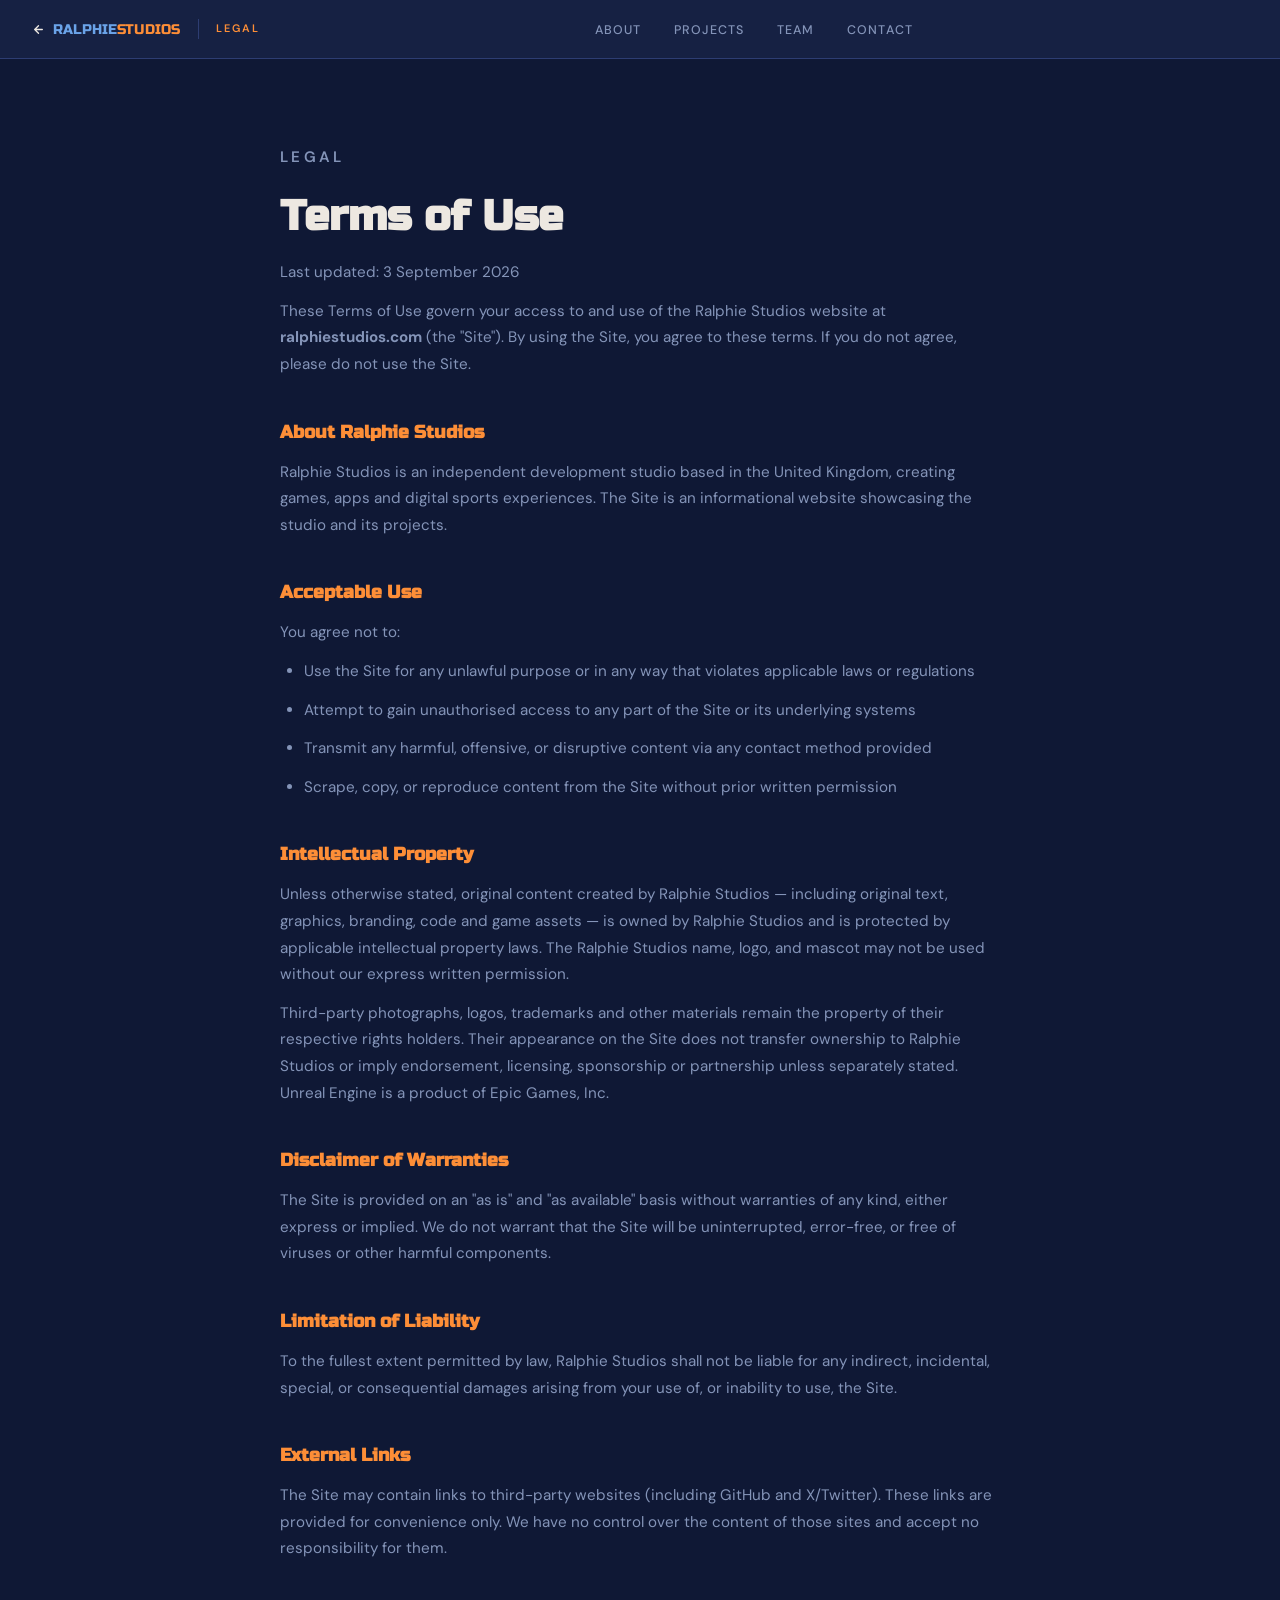
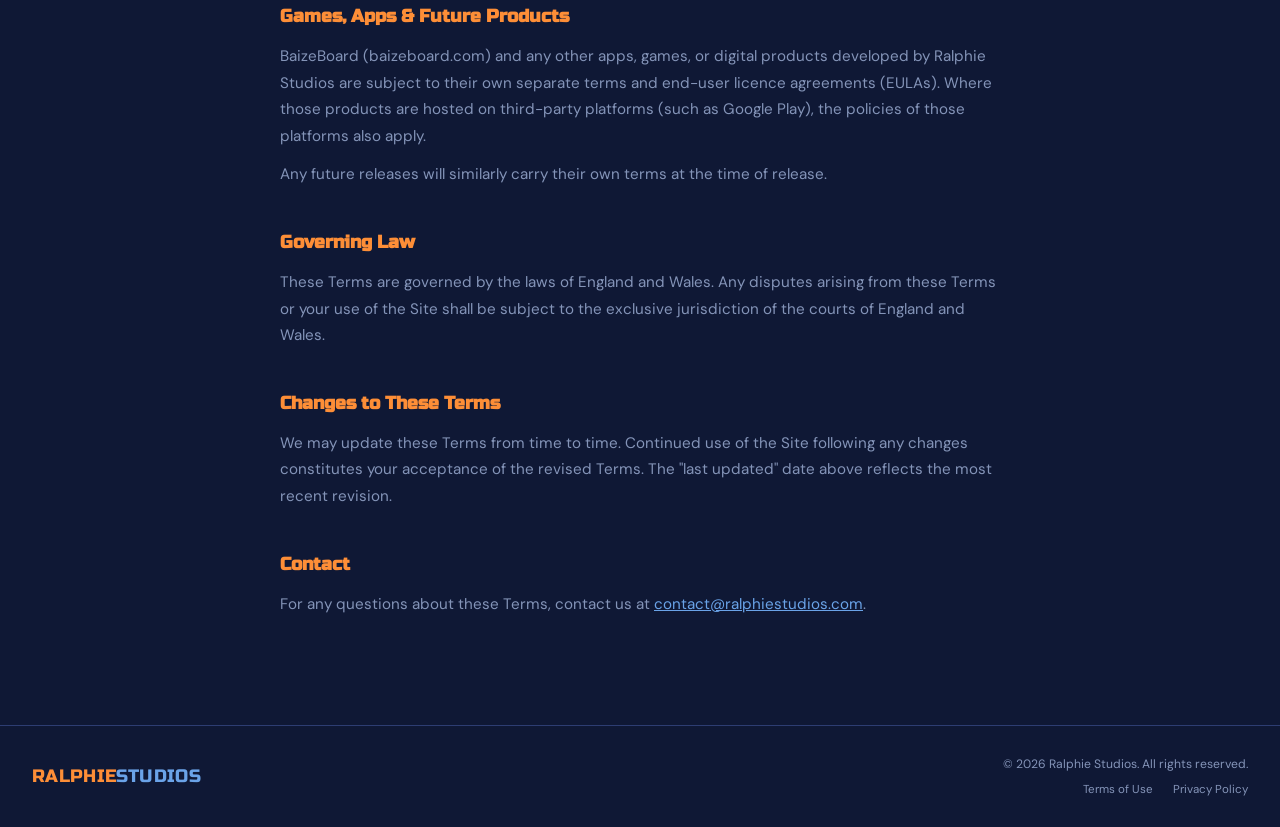
<file: terms.html>
<!DOCTYPE html>
<html lang="en">
<head>
  <meta charset="UTF-8">
  <meta name="viewport" content="width=device-width, initial-scale=1.0">
  <title>Terms of Use — Ralphie Studios</title>
  <meta name="description" content="Terms governing use of the Ralphie Studios website.">
  <meta name="theme-color" content="#0f1835">
  <link rel="canonical" href="https://ralphiestudios.com/terms">
  <link rel="icon" type="image/png" sizes="32x32" href="images/favicon.png">
  <link rel="apple-touch-icon" sizes="180x180" href="images/favicon.png">
  <link rel="preconnect" href="https://fonts.googleapis.com">
  <link rel="preconnect" href="https://fonts.gstatic.com" crossorigin>
  <link href="https://fonts.googleapis.com/css2?family=Russo+One&family=DM+Sans:wght@400;500;600&display=swap" rel="stylesheet">
  <link rel="stylesheet" href="style.css">
  <style>
    .legal-page { padding: 9rem 2rem 6rem; }
    .legal-wrap { max-width: 720px; margin: 0 auto; }
    .legal-wrap h1 {
      font-family: 'Russo One', sans-serif;
      font-size: clamp(1.8rem, 4vw, 2.6rem);
      margin-bottom: 0.5rem;
    }
    .legal-meta { font-size: 0.8rem; color: var(--muted); margin-bottom: 3rem; }
    .legal-wrap h2 {
      font-family: 'Russo One', sans-serif;
      font-size: 1.1rem;
      color: var(--orange);
      margin: 2.5rem 0 0.75rem;
    }
    .legal-wrap p, .legal-wrap li {
      color: var(--muted);
      font-size: 0.95rem;
      line-height: 1.75;
      margin-bottom: 0.75rem;
    }
    .legal-wrap ul { padding-left: 1.5rem; margin-bottom: 0.75rem; }
    .legal-wrap a { color: var(--blue); text-decoration: underline; }
    .legal-wrap a:hover { color: var(--text); }
    .legal-rule { border: none; border-top: 1px solid var(--border); margin: 3rem 0; }
  </style>
</head>
<body>

  <nav id="wrlNav">

    <div class="wrl-left">

      <a href="index.html" class="wrl-back" aria-label="Back to Ralphie Studios">
        <svg width="13" height="13" viewBox="0 0 24 24" fill="none" stroke="currentColor" stroke-width="2.5" stroke-linecap="round" stroke-linejoin="round" aria-hidden="true">
          <path d="M19 12H5M12 5l-7 7 7 7"/>
        </svg>
        <span>
          <span class="nr">RALPHIE</span>
          <span class="ns wrl-back-label">STUDIOS</span>
        </span>
      </a>

      <div class="wrl-sep" aria-hidden="true"></div>

      <span class="wrl-game-lbl">Legal</span>

    </div>

    <ul class="nav-links">
      <li><a href="index.html#about">About</a></li>
      <li><a href="index.html#projects">Projects</a></li>
      <li><a href="index.html#team">Team</a></li>
      <li><a href="index.html#connect">Contact</a></li>
    </ul>

    <button class="nav-toggle" id="legalNavToggle" aria-label="Open menu" aria-expanded="false">
      <span></span>
      <span></span>
      <span></span>
    </button>

  </nav>

  <div class="legal-page">
    <div class="legal-wrap">
      <p class="eyebrow">Legal</p>
      <h1>Terms of Use</h1>
      <p class="legal-meta">Last updated: 3 September 2026</p>

      <p>These Terms of Use govern your access to and use of the Ralphie Studios website at <strong>ralphiestudios.com</strong> (the "Site"). By using the Site, you agree to these terms. If you do not agree, please do not use the Site.</p>

      <h2>About Ralphie Studios</h2>
      <p>Ralphie Studios is an independent development studio based in the United Kingdom, creating games, apps and digital sports experiences. The Site is an informational website showcasing the studio and its projects.</p>

      <h2>Acceptable Use</h2>
      <p>You agree not to:</p>
      <ul>
        <li>Use the Site for any unlawful purpose or in any way that violates applicable laws or regulations</li>
        <li>Attempt to gain unauthorised access to any part of the Site or its underlying systems</li>
        <li>Transmit any harmful, offensive, or disruptive content via any contact method provided</li>
        <li>Scrape, copy, or reproduce content from the Site without prior written permission</li>
      </ul>

      <h2>Intellectual Property</h2>
      <p>Unless otherwise stated, original content created by Ralphie Studios — including original text, graphics, branding, code and game assets — is owned by Ralphie Studios and is protected by applicable intellectual property laws. The Ralphie Studios name, logo, and mascot may not be used without our express written permission.</p>
      <p>Third-party photographs, logos, trademarks and other materials remain the property of their respective rights holders. Their appearance on the Site does not transfer ownership to Ralphie Studios or imply endorsement, licensing, sponsorship or partnership unless separately stated. Unreal Engine is a product of Epic Games, Inc.</p>

      <h2>Disclaimer of Warranties</h2>
      <p>The Site is provided on an "as is" and "as available" basis without warranties of any kind, either express or implied. We do not warrant that the Site will be uninterrupted, error-free, or free of viruses or other harmful components.</p>

      <h2>Limitation of Liability</h2>
      <p>To the fullest extent permitted by law, Ralphie Studios shall not be liable for any indirect, incidental, special, or consequential damages arising from your use of, or inability to use, the Site.</p>

      <h2>External Links</h2>
      <p>The Site may contain links to third-party websites (including GitHub and X/Twitter). These links are provided for convenience only. We have no control over the content of those sites and accept no responsibility for them.</p>

      <h2>Games, Apps & Future Products</h2>
      <p>BaizeBoard (baizeboard.com) and any other apps, games, or digital products developed by Ralphie Studios are subject to their own separate terms and end-user licence agreements (EULAs). Where those products are hosted on third-party platforms (such as Google Play), the policies of those platforms also apply.</p>
      <p>Any future releases will similarly carry their own terms at the time of release.</p>

      <h2>Governing Law</h2>
      <p>These Terms are governed by the laws of England and Wales. Any disputes arising from these Terms or your use of the Site shall be subject to the exclusive jurisdiction of the courts of England and Wales.</p>

      <h2>Changes to These Terms</h2>
      <p>We may update these Terms from time to time. Continued use of the Site following any changes constitutes your acceptance of the revised Terms. The "last updated" date above reflects the most recent revision.</p>

      <h2>Contact</h2>
      <p>For any questions about these Terms, contact us at <a href="mailto:contact@ralphiestudios.com">contact@ralphiestudios.com</a>.</p>

    </div>
  </div>

  <footer>
    <a href="/" class="ft-logo-brand">
      <span class="nr">RALPHIE</span><span class="ns">STUDIOS</span>
    </a>
    <div class="ft-right">
      <p>&copy; 2026 Ralphie Studios. All rights reserved.</p>
      <div class="ft-links">
        <a href="terms.html">Terms of Use</a>
        <a href="privacy.html">Privacy Policy</a>
      </div>
    </div>
  </footer>

  <script>
    const btn = document.getElementById('legalNavToggle');
    const nav = document.getElementById('wrlNav');
    const links = nav.querySelector('.nav-links');
    btn.addEventListener('click', () => {
      const open = links.classList.toggle('open');
      btn.setAttribute('aria-expanded', String(open));
      btn.setAttribute('aria-label', open ? 'Close menu' : 'Open menu');
    });
    links.querySelectorAll('a').forEach(a => a.addEventListener('click', () => {
      links.classList.remove('open');
      btn.setAttribute('aria-expanded', 'false');
    }));
  </script>

</body>
</html>
</file>
<file: style.css>
/* =========================================================
   RALPHIE STUDIOS
   Shared site stylesheet
   ========================================================= */


/* ─────────────────────────────────────────────────────────
   TOKENS
   ───────────────────────────────────────────────────────── */

:root {
  --bg: #0f1835;
  --surf: #182244;
  --surf2: #202d54;
  --border: #2d3d72;

  --orange: #fd8e37;
  --blue: #6aa3e8;

  --text: #ede8e1;
  --muted: #8494b8;

  --baize: #12643d;
  --baize-dark: #071d14;
  --baize-yellow: #ffd83d;

  --r: 10px;
}


/* ─────────────────────────────────────────────────────────
   RESET
   ───────────────────────────────────────────────────────── */

*,
*::before,
*::after {
  box-sizing: border-box;
  margin: 0;
  padding: 0;
}

html {
  scroll-behavior: smooth;
}

body {
  background: var(--bg);
  color: var(--text);

  font-family: 'DM Sans', system-ui, sans-serif;
  font-size: 1rem;
  line-height: 1.65;

  overflow-x: hidden;

  -webkit-font-smoothing: antialiased;
}

img {
  max-width: 100%;
  display: block;
}

a {
  color: inherit;
  text-decoration: none;
}

button,
input {
  font: inherit;
}


/* ─────────────────────────────────────────────────────────
   SHARED NAV
   ───────────────────────────────────────────────────────── */

nav {
  position: fixed;
  top: 0;
  left: 0;
  right: 0;

  z-index: 100;

  padding: 1rem 2rem;

  display: flex;
  align-items: center;
  justify-content: space-between;

  background: rgba(24,34,68,.94);
  backdrop-filter: blur(14px);

  border-bottom: 1px solid var(--border);
}

#nav {
  display: none;
}

.nav-brand {
  font-family: 'Russo One', sans-serif;
  font-size: 1rem;

  letter-spacing: .03em;
}

.nav-brand .nr {
  color: var(--blue);
}

.nav-brand .ns {
  color: var(--orange);
}

.nav-links {
  display: flex;
  gap: 2rem;

  list-style: none;
}

.nav-links a {
  color: var(--muted);

  font-size: .78rem;
  font-weight: 500;

  letter-spacing: .1em;
  text-transform: uppercase;

  transition: color .2s;
}

.nav-links a:hover {
  color: var(--text);
}


/* Hamburger */

.nav-toggle {
  display: none;

  padding: 6px;

  background: none;
  border: none;

  color: var(--text);

  cursor: pointer;

  flex-direction: column;
  gap: 5px;

  align-items: flex-end;
}

.nav-toggle span {
  display: block;

  height: 2px;

  background: currentColor;

  border-radius: 2px;

  transition:
    transform .22s,
    opacity .22s,
    width .22s;
}

.nav-toggle span:nth-child(1) {
  width: 22px;
}

.nav-toggle span:nth-child(2) {
  width: 16px;
}

.nav-toggle span:nth-child(3) {
  width: 22px;
}

.nav-toggle[aria-expanded="true"] span:nth-child(1) {
  width: 22px;
  transform: translateY(7px) rotate(45deg);
}

.nav-toggle[aria-expanded="true"] span:nth-child(2) {
  opacity: 0;
}

.nav-toggle[aria-expanded="true"] span:nth-child(3) {
  width: 22px;
  transform: translateY(-7px) rotate(-45deg);
}


/* ─────────────────────────────────────────────────────────
   HOME HERO
   ───────────────────────────────────────────────────────── */

.hero {
  position: sticky;
  top: 0;
  z-index: 1;

  height: 100vh;

  display: flex;
  align-items: center;
  justify-content: center;

  text-align: center;

  padding: 2rem 2rem 3rem;

  overflow: hidden;
}

/* Sections slide over the sticky hero */
hr.rule:first-of-type { display: none; }

#about {
  position: relative;
  z-index: 10;
  background: var(--bg);
  border-radius: 28px 28px 0 0;
  box-shadow: 0 -20px 60px rgba(0,0,0,0.55);
  margin-top: -28px;
}

#projects, #team, #connect, footer {
  position: relative;
  z-index: 10;
  background: var(--bg);
}

/* Scroll reveal */
[data-reveal] {
  opacity: 0;
  transform: translateY(28px);
  transition: opacity 0.75s ease, transform 0.75s ease;
}

[data-reveal].visible {
  opacity: 1;
  transform: translateY(0);
}

[data-reveal]:nth-child(2) { transition-delay: 0.12s; }
[data-reveal]:nth-child(3) { transition-delay: 0.22s; }
[data-reveal]:nth-child(4) { transition-delay: 0.32s; }

#cvs {
  position: absolute;
  inset: 0;

  width: 100%;
  height: 100%;

  pointer-events: none;
}

.hero-glow {
  position: absolute;
  inset: 0;

  pointer-events: none;

  background:
    radial-gradient(
      ellipse 55% 55% at 33% 62%,
      rgba(253,142,55,.09) 0%,
      transparent 70%
    ),
    radial-gradient(
      ellipse 55% 55% at 67% 38%,
      rgba(106,163,232,.11) 0%,
      transparent 70%
    );
}

.hero-content {
  position: relative;
  z-index: 2;

  max-width: 1200px;

  will-change: transform, opacity;
}

.hero-logo-img {
  height: clamp(280px, 62vh, 75vh);

  width: auto;
  max-width: 95vw;

  margin: 0 auto;
}

.hero-rule {
  width: 44px;
  height: 2px;

  margin: 2.25rem auto;

  background:
    linear-gradient(
      90deg,
      var(--blue),
      var(--orange)
    );

  border-radius: 2px;
}

.hero-tag {
  max-width: 48ch;

  margin: 0 auto 2.75rem;

  color: var(--text);

  font-size: clamp(1rem, 2.4vw, 1.2rem);

  text-wrap: balance;
}

.ctas {
  display: flex;
  justify-content: center;
  flex-wrap: wrap;

  gap: 1rem;
}


/* ─────────────────────────────────────────────────────────
   BUTTONS
   ───────────────────────────────────────────────────────── */

.btn {
  display: inline-flex;
  align-items: center;

  gap: .5rem;

  padding: .75rem 1.75rem;

  border-radius: var(--r);
  border: none;

  font-family: 'DM Sans', sans-serif;
  font-size: .875rem;
  font-weight: 600;

  cursor: pointer;

  transition:
    transform .15s,
    opacity .15s,
    border-color .15s,
    background .15s;
}

.btn:hover {
  transform: translateY(-2px);
  opacity: .88;
}

.btn:active {
  transform: none;
  opacity: 1;
}

.btn-p {
  background: var(--orange);
  color: #fff;
}

.btn-g {
  background: transparent;

  color: var(--text);

  border: 1.5px solid var(--border);
}

.btn-g:hover {
  border-color: var(--muted);
}

.btn-baize {
  background: var(--baize-yellow);

  color: #10120f;

  font-weight: 700;
}

.project-btn {
  margin-top: 1.5rem;

  width: fit-content;

  border-radius: 3px;

  font-size: .8rem;

  letter-spacing: .07em;
  text-transform: uppercase;
}


/* ─────────────────────────────────────────────────────────
   SHARED SECTIONS
   ───────────────────────────────────────────────────────── */

section {
  padding: 6rem 2rem;
}

.wrap {
  max-width: 1080px;
  margin: 0 auto;
}

.eyebrow {
  margin-bottom: .6rem;

  color: var(--orange);

  font-size: .68rem;
  font-weight: 600;

  letter-spacing: .22em;
  text-transform: uppercase;
}

.sh {
  margin-bottom: 1.25rem;

  font-family: 'Russo One', sans-serif;
  font-size: clamp(1.7rem, 3.5vw, 2.4rem);

  line-height: 1.15;

  text-wrap: balance;
}

hr.rule {
  border: none;
  border-top: 1px solid var(--border);
}


/* ─────────────────────────────────────────────────────────
   ABOUT
   ───────────────────────────────────────────────────────── */

.about-grid {
  display: grid;

  grid-template-columns: 1fr 1fr;

  gap: 4.5rem;

  align-items: start;
}

.about-text p:not(.eyebrow) {
  max-width: 52ch;

  margin-bottom: .9rem;

  color: var(--muted);
}

.about-text p:last-child {
  margin-bottom: 0;
}

.stats-grid {
  display: grid;

  grid-template-columns: 1fr 1fr;

  gap: 1rem;
}

.stat {
  padding: 1.4rem;

  background: var(--surf);

  border: 1px solid var(--border);
  border-radius: var(--r);
}

.stat-n {
  margin-bottom: .35rem;

  color: var(--orange);

  font-family: 'Russo One', sans-serif;
  font-size: 2.1rem;

  line-height: 1;
}

.stat-l {
  color: var(--muted);

  font-size: .7rem;
  font-weight: 500;

  letter-spacing: .07em;
  text-transform: uppercase;
}

.tech {
  grid-column: 1 / -1;

  padding: 1.2rem 1.4rem;

  background: var(--surf);

  border: 1px solid var(--border);
  border-radius: var(--r);
}

.tech-lbl {
  margin-bottom: .7rem;

  color: var(--muted);

  font-size: .63rem;
  font-weight: 600;

  letter-spacing: .18em;
  text-transform: uppercase;
}

.pills {
  display: flex;
  flex-wrap: wrap;

  gap: .45rem;
}

.pill {
  padding: .28rem .85rem;

  color: var(--muted);

  border: 1px solid var(--border);
  border-radius: 100px;

  font-size: .775rem;
  font-weight: 500;
}

.pill.b {
  border-color: rgba(106,163,232,.4);
  color: var(--blue);
}

.pill.o {
  border-color: rgba(253,142,55,.4);
  color: var(--orange);
}


/* ─────────────────────────────────────────────────────────
   STUDIO SIDEBAR
   ───────────────────────────────────────────────────────── */

.studio-sidebar {
  display: flex;
  flex-direction: column;
  gap: 1.1rem;
}

.sb-item {
  display: flex;
  align-items: flex-start;
  gap: 1rem;
}

.sb-dot {
  flex-shrink: 0;
  width: 9px;
  height: 9px;
  border-radius: 50%;
  margin-top: .35rem;
}

.sb-live { background: #3ecf6a; box-shadow: 0 0 6px rgba(62,207,106,.5); }
.sb-dev  { background: var(--orange); box-shadow: 0 0 6px rgba(253,142,55,.4); }

.sb-title {
  font-size: .95rem;
  font-weight: 600;
  color: var(--text);
  line-height: 1.3;
}

.sb-sub {
  margin-top: .2rem;
  font-size: .78rem;
  color: var(--muted);
}

.sb-divider {
  border: none;
  border-top: 1px solid var(--border);
  margin: .4rem 0;
}

.sb-stack {
  font-size: .78rem;
  color: var(--muted);
  line-height: 1.7;
}


/* ─────────────────────────────────────────────────────────
   PROJECTS
   ───────────────────────────────────────────────────────── */

.games-bg {
  background: var(--surf);
}

.projects-intro {
  max-width: 700px;

  margin-top: -.2rem;

  color: var(--muted);

  font-size: .95rem;
}

.projects-list {
  margin-top: 2.75rem;

  display: grid;
  gap: 1.5rem;
}

.game-card {
  display: grid;

  grid-template-columns: 320px 1fr;

  overflow: hidden;

  max-width: 900px;

  border: 1px solid var(--border);
  border-radius: 14px;

  transition:
    border-color .25s,
    transform .2s;
}

.game-card:hover {
  border-color: rgba(253,142,55,.5);
  transform: translateY(-2px);
}

.game-vis {
  position: relative;

  min-height: 360px;

  display: flex;
  align-items: center;
  justify-content: center;

  overflow: hidden;

  background:
    linear-gradient(
      145deg,
      #0d1627 0%,
      #0c1424 50%,
      #111a35 100%
    );
}

.wrl-cover-img {
  position: absolute;
  inset: 0;

  width: 100%;
  height: 100%;

  object-fit: cover;
  object-position: center;
}

.wrl-project-vis::after {
  content: "";

  position: absolute;
  inset: 0;

  background:
    linear-gradient(
      135deg,
      transparent,
      rgba(253,142,55,.04)
    );
}

.gv-glow {
  position: absolute;
  inset: 0;

  background:
    radial-gradient(
      circle at 50% 50%,
      rgba(106,163,232,.14) 0%,
      transparent 65%
    );
}

.gv-inner {
  position: relative;
  z-index: 2;

  text-align: center;
}

.project-mini-label {
  margin-bottom: 1.2rem;

  color: var(--orange);

  font-size: .6rem;
  font-weight: 700;

  letter-spacing: .18em;
  text-transform: uppercase;
}

.game-ico {
  display: block;

  margin-bottom: .75rem;

  font-size: 3.75rem;
  line-height: 1;

  filter:
    drop-shadow(
      0 0 22px rgba(106,163,232,.4)
    );
}

.gv-tag {
  color: rgba(106,163,232,.6);

  font-size: .62rem;
  font-weight: 600;

  letter-spacing: .2em;
  text-transform: uppercase;
}

.game-info {
  padding: 2.5rem;

  display: flex;
  flex-direction: column;
  justify-content: center;
}

.game-badge {
  width: fit-content;

  display: inline-flex;
  align-items: center;

  gap: .45rem;

  margin-bottom: 1.2rem;

  padding: .28rem .8rem;

  color: var(--blue);

  border: 1px solid rgba(106,163,232,.3);
  border-radius: 100px;

  font-size: .66rem;
  font-weight: 600;

  letter-spacing: .12em;
  text-transform: uppercase;
}

.bdot {
  width: 6px;
  height: 6px;

  border-radius: 50%;

  background: var(--blue);

  animation: blink 2.2s ease-in-out infinite;
}

@keyframes blink {
  0%,
  100% {
    opacity: 1;
  }

  50% {
    opacity: .28;
  }
}

.game-title {
  margin-bottom: .35rem;

  font-family: 'Russo One', sans-serif;
  font-size: 1.65rem;

  line-height: 1.15;
}

.project-kicker {
  margin-bottom: .8rem;

  color: var(--text);

  font-size: .83rem;
  font-weight: 600;
}

.game-desc {
  max-width: 45ch;

  margin-bottom: 1.35rem;

  color: var(--muted);

  font-size: .88rem;

  line-height: 1.65;
}

.game-meta {
  display: flex;
  align-items: center;

  gap: .45rem;

  color: var(--muted);

  font-size: .72rem;
  font-weight: 500;
}

.mdot {
  width: 4px;
  height: 4px;

  flex-shrink: 0;

  border-radius: 50%;

  background: var(--orange);
}

.project-progress {
  display: flex;
  flex-wrap: wrap;

  gap: .4rem;

  margin-bottom: 1.3rem;
}

.project-progress span {
  padding: .3rem .65rem;

  background: rgba(106,163,232,.055);

  color: #a9bad0;

  border: 1px solid rgba(106,163,232,.15);
  border-radius: 4px;

  font-size: .62rem;
  font-weight: 600;

  letter-spacing: .05em;
  text-transform: uppercase;
}


/* BaizeBoard */

.baize-project:hover {
  border-color: rgba(255,216,61,.5);
}

.baize-vis {
  background:
    radial-gradient(
      circle at 50% 40%,
      rgba(106,163,232,.08),
      transparent 60%
    ),
    linear-gradient(
      145deg,
      #05070f,
      #0b0f1e
    );
}

.baize-felt {
  position: absolute;
  inset: 0;

  opacity: .24;

  background:
    repeating-linear-gradient(
      45deg,
      rgba(255,255,255,.015) 0,
      rgba(255,255,255,.015) 1px,
      transparent 1px,
      transparent 5px
    );
}

.baize-inner {
  width: 80%;
}

.baize-logo {
  width: min(240px, 85%);

  margin: .8rem auto 1.1rem;
}

.live-label {
  color: var(--baize-yellow);
}

.baize-tag {
  color: rgba(255,255,255,.55);
}

.live-badge {
  color: var(--baize-yellow);

  border-color: rgba(255,216,61,.3);
}

.live-badge .bdot {
  background: var(--baize-yellow);
}

.baize-progress span {
  border-color: rgba(255,216,61,.16);

  background: rgba(255,216,61,.04);

  color: #d5c986;
}

.baize-dot {
  background: var(--baize-yellow);
}


/* ─────────────────────────────────────────────────────────
   TEAM
   ───────────────────────────────────────────────────────── */

.team-grid {
  display: grid;

  grid-template-columns: repeat(2, 1fr);

  gap: 1.5rem;

  max-width: 760px;

  margin-top: 2.75rem;
}

.team-card {
  overflow: hidden;

  background: var(--surf);

  border: 1px solid var(--border);
  border-radius: 14px;

  transition:
    border-color .25s,
    transform .2s;
}

.team-card:hover {
  transform: translateY(-3px);
}

.team-card:nth-child(1):hover {
  border-color: rgba(253,142,55,.5);
}

.team-card:nth-child(2):hover {
  border-color: rgba(106,163,232,.5);
}

.team-photo-wrap {
  position: relative;

  width: 100%;

  aspect-ratio: 1;

  overflow: hidden;

  background: var(--surf2);
}

.team-photo {
  position: absolute;
  inset: 0;

  width: 100%;
  height: 100%;

  object-fit: cover;
  object-position: center 40%;
}

.team-card:last-child .team-photo {
  object-position: center 3%;
}

.team-photo-fallback {
  width: 100%;
  height: 100%;

  display: flex;
  align-items: center;
  justify-content: center;

  font-size: 5rem;
}

.team-info {
  padding: 1.5rem;
}

.team-role {
  display: inline-block;

  margin-bottom: .5rem;

  font-size: .65rem;
  font-weight: 600;

  letter-spacing: .14em;
  text-transform: uppercase;
}

.team-role.orange {
  color: var(--orange);
}

.team-role.blue {
  color: var(--blue);
}

.team-name {
  margin-bottom: .65rem;

  font-family: 'Russo One', sans-serif;
  font-size: 1.3rem;
}

.team-bio {
  color: var(--muted);

  font-size: .85rem;

  line-height: 1.6;
}


/* ─────────────────────────────────────────────────────────
   CONNECT
   ───────────────────────────────────────────────────────── */

.connect-inner {
  max-width: 560px;
}

.connect-inner p:not(.eyebrow) {
  margin-bottom: 2rem;

  color: var(--muted);
}

.soc-row {
  display: flex;
  flex-wrap: wrap;

  gap: .7rem;
}

.soc-btn {
  display: inline-flex;
  align-items: center;

  gap: .5rem;

  padding: .62rem 1.15rem;

  color: var(--muted);

  border: 1px solid var(--border);
  border-radius: var(--r);

  font-size: .84rem;
  font-weight: 500;

  transition:
    color .2s,
    border-color .2s;
}

.soc-btn:hover {
  color: var(--text);

  border-color: var(--muted);
}


/* ─────────────────────────────────────────────────────────
   FOOTER
   ───────────────────────────────────────────────────────── */

footer {
  padding: 1.75rem 2rem;

  display: flex;
  align-items: center;
  justify-content: space-between;
  flex-wrap: wrap;

  gap: 1rem;

  border-top: 1px solid var(--border);
}

.ft-logo-brand {
  font-family: 'Russo One', sans-serif;
  font-size: 1.1rem;

  letter-spacing: .02em;
}

.ft-logo-brand .nr {
  color: var(--orange);
}

.ft-logo-brand .ns {
  color: var(--blue);
}

.ft-right {
  display: flex;
  flex-direction: column;
  align-items: flex-end;

  gap: .35rem;
}

footer p {
  color: var(--muted);

  font-size: .76rem;
}

.ft-links {
  display: flex;

  gap: 1.25rem;
}

.ft-links a {
  color: var(--muted);

  font-size: .72rem;

  transition: color .2s;
}

.ft-links a:hover {
  color: var(--text);
}


/* =========================================================
   WRL GAME PAGE
   ========================================================= */


/* ─────────────────────────────────────────────────────────
   WRL NAV
   ───────────────────────────────────────────────────────── */

#wrlNav {
  gap: 0;
  justify-content: flex-start;
}

.wrl-left {
  display: flex;
  align-items: center;

  gap: .6rem;

  min-width: 0;
}

.wrl-back {
  display: flex;
  align-items: center;

  gap: .5rem;

  transition: opacity .2s;
}

.wrl-back > span {
  display: inline-flex;
}

.wrl-back:hover {
  opacity: .72;
}

.wrl-back .nr {
  color: var(--blue);

  font-family: 'Russo One', sans-serif;
  font-size: .88rem;
}

.wrl-back .ns {
  color: var(--orange);

  font-family: 'Russo One', sans-serif;
  font-size: .88rem;
}

.wrl-sep {
  width: 1px;
  height: 20px;

  margin: 0 .5rem;

  flex-shrink: 0;

  background: var(--border);
}

.wrl-game-lbl {
  color: var(--orange);

  font-size: .68rem;
  font-weight: 600;

  letter-spacing: .18em;
  text-transform: uppercase;

  white-space: nowrap;
}

#wrlNav .nav-links {
  margin: 0 auto;
}

#wrlNav .nav-links a:hover {
  color: var(--orange);
}

#wrlNav .wrl-cta {
  display: flex;
  align-items: center;

  gap: .5rem;
}

.wrl-cta a {
  display: inline-flex;
  align-items: center;

  padding: .6rem 1.2rem;

  background: var(--orange);

  color: #fff;

  border-radius: 3px;

  font-size: .78rem;
  font-weight: 700;

  letter-spacing: .07em;
  text-transform: uppercase;

  white-space: nowrap;

  transition:
    transform .15s,
    opacity .15s;
}

.wrl-cta a:hover {
  transform: translateY(-2px);
  opacity: .88;
}


/* ─────────────────────────────────────────────────────────
   WRL HERO
   ───────────────────────────────────────────────────────── */

.wrl-hero {
  position: relative;
  isolation: isolate;

  min-height: 860px;
  height: 100svh;

  display: flex;
  align-items: flex-end;

  overflow: hidden;

  background: #030b18;
}

.wrl-hero-media {
  position: absolute;
  inset: 0;

  z-index: -4;
}

.wrl-hero-media img {
  width: 100%;
  height: 100%;

  object-fit: cover;
  object-position: 57% center;

  filter:
    saturate(.85)
    contrast(1.06);

  transform: scale(1.03);
}

.wrl-hero::before {
  content: "";

  position: absolute;
  inset: 0;

  z-index: -3;

  background:
    linear-gradient(
      90deg,
      rgba(3,8,20,.97) 0%,
      rgba(3,8,20,.8) 38%,
      rgba(3,8,20,.1) 68%,
      rgba(3,8,20,.2) 100%
    ),
    linear-gradient(
      0deg,
      rgba(13,17,32,1) 0%,
      rgba(13,17,32,.2) 36%,
      rgba(13,17,32,.05) 72%
    );
}

.wrl-hero::after {
  content: "";

  position: absolute;

  left: -8vw;
  bottom: -100px;

  width: 52vw;
  height: 440px;

  z-index: -2;

  background:
    linear-gradient(
      90deg,
      rgba(106,163,232,.18),
      rgba(253,142,55,.16)
    );

  transform: skewX(-21deg);

  filter: blur(1px);

  opacity: .65;
}

.wrl-hero-inner {
  width: 100%;

  padding: 150px 0 88px;
}

.wrl-hero-grid {
  display: grid;

  grid-template-columns: minmax(0,800px) 1fr;

  align-items: end;

  gap: 40px;
}

.status-pill {
  display: inline-flex;
  align-items: center;

  gap: 10px;

  margin-bottom: 16px;

  padding: 9px 14px;

  background: rgba(6,12,26,.65);

  border: 1px solid rgba(255,255,255,.15);

  backdrop-filter: blur(10px);

  color: var(--text);

  font-size: 11px;
  font-weight: 600;

  letter-spacing: .16em;
  text-transform: uppercase;
}

.status-dot {
  width: 8px;
  height: 8px;

  border-radius: 50%;

  background: var(--orange);

  box-shadow:
    0 0 16px rgba(253,142,55,.8);

  animation:
    sdot 2.4s ease-in-out infinite;
}

@keyframes sdot {
  0%,
  100% {
    opacity: 1;
  }

  50% {
    opacity: .28;
  }
}

.wrl-first-game {
  margin-bottom: 24px;

  color: #94bce9;

  font-size: 11px;
  font-weight: 700;

  letter-spacing: .16em;
  text-transform: uppercase;
}

.wrl-h1 {
  margin: 0;

  font-family: 'Russo One', sans-serif;

  font-size: clamp(62px,8.8vw,130px);

  line-height: .82;

  letter-spacing: -.025em;
  text-transform: uppercase;

  text-shadow:
    0 18px 50px rgba(0,0,0,.45);
}

.wrl-h1 .l1 {
  display: block;

  color: white;
}

.wrl-h1 .l2 {
  display: block;

  color: transparent;

  -webkit-text-stroke:
    2px rgba(255,255,255,.82);
}

.wrl-h1 .l3 {
  display: block;

  margin-top: 6px;

  color: var(--orange);
}

.wrl-hero-copy {
  max-width: 680px;

  margin-top: 28px;

  color: #cdd8e6;

  font-size: clamp(15px,1.55vw,19px);

  line-height: 1.58;
}

.wrl-actions {
  display: flex;
  flex-wrap: wrap;

  gap: 12px;

  margin-top: 32px;
}

.btn-wrl-p,
.btn-wrl-g {
  display: inline-flex;
  align-items: center;

  min-height: 48px;

  padding: 0 22px;

  border-radius: 3px;

  font-size: 13px;
  font-weight: 700;

  letter-spacing: .06em;
  text-transform: uppercase;

  transition:
    transform .15s,
    box-shadow .15s,
    background .2s,
    border-color .2s;
}

.btn-wrl-p {
  background: var(--orange);

  color: #fff;

  border: 1px solid var(--orange);

  box-shadow:
    0 0 0 1px rgba(253,142,55,.2),
    0 10px 34px rgba(253,142,55,.15);
}

.btn-wrl-p:hover {
  transform: translateY(-2px);

  box-shadow:
    0 0 0 1px rgba(253,142,55,.3),
    0 14px 42px rgba(253,142,55,.25);
}

.btn-wrl-g {
  background: rgba(255,255,255,.04);

  color: white;

  border: 1px solid rgba(255,255,255,.2);
}

.btn-wrl-g:hover {
  transform: translateY(-2px);

  background: rgba(255,255,255,.08);

  border-color: rgba(255,255,255,.38);
}

.hero-meta-cards {
  align-self: end;
  justify-self: end;

  width: min(280px,100%);

  display: grid;

  gap: 10px;
}

.meta-card {
  padding: 16px 18px;

  background: rgba(6,12,24,.58);

  border: 1px solid rgba(255,255,255,.12);

  backdrop-filter: blur(10px);

  transform: skewX(-5deg);
}

.meta-card > * {
  transform: skewX(5deg);
}

.meta-card span {
  display: block;

  margin-bottom: 5px;

  color: var(--muted);

  font-size: 10px;

  letter-spacing: .15em;
  text-transform: uppercase;
}

.meta-card strong {
  color: var(--text);

  font-family: 'Russo One', sans-serif;
  font-size: 18px;

  text-transform: uppercase;
}

.scroll-cue {
  position: absolute;

  right: 28px;
  bottom: 28px;

  color: rgba(255,255,255,.42);

  font-size: 9px;

  letter-spacing: .22em;
  text-transform: uppercase;

  writing-mode: vertical-rl;
}


/* ─────────────────────────────────────────────────────────
   WRL TICKER
   ───────────────────────────────────────────────────────── */

.wrl-ticker {
  overflow: hidden;

  color: #fff;

  background:
    linear-gradient(
      90deg,
      #0a2d6e 0%,
      var(--blue) 42%,
      var(--orange) 58%,
      #b86020 100%
    );

  border-top: 1px solid rgba(255,255,255,.18);
  border-bottom: 1px solid rgba(0,0,0,.25);
}

.ticker-track {
  width: max-content;

  display: flex;

  animation:
    tick 26s linear infinite;
}

.ticker-track span {
  padding: 13px 28px;

  font-family: 'Russo One', sans-serif;
  font-size: 17px;

  letter-spacing: .04em;
  text-transform: uppercase;

  white-space: nowrap;
}

.ticker-track span::after {
  content: "✦";

  margin-left: 56px;
}

@keyframes tick {
  to {
    transform: translateX(-50%);
  }
}


/* ─────────────────────────────────────────────────────────
   WRL SHARED
   ───────────────────────────────────────────────────────── */

.wrl-s {
  padding: 110px 0;
}

.wrl-eyebrow {
  display: inline-flex;
  align-items: center;

  gap: 10px;

  color: var(--orange);

  font-size: 11px;
  font-weight: 700;

  letter-spacing: .2em;
  text-transform: uppercase;
}

.wrl-eyebrow::before {
  content: "";

  width: 28px;
  height: 3px;

  background: var(--orange);

  transform: skewX(-24deg);
}

.wrl-h2 {
  margin: 14px 0 0;

  font-family: 'Russo One', sans-serif;

  font-size: clamp(44px,5.6vw,82px);

  line-height: .88;

  letter-spacing: -.03em;
  text-transform: uppercase;

  text-wrap: balance;
}

.wrl-h2 em {
  color: var(--orange);
  font-style: normal;
}

.wrl-lead {
  max-width: 720px;

  margin: 20px 0 0;

  color: var(--muted);

  font-size: 17px;

  line-height: 1.72;
}


/* ─────────────────────────────────────────────────────────
   WRL GAME / VISION
   ───────────────────────────────────────────────────────── */

.game-grid {
  display: grid;

  grid-template-columns: .95fr 1.05fr;

  gap: 72px;

  align-items: center;
}

.visual-stack {
  position: relative;

  min-height: 540px;
}

.visual-main {
  position: absolute;

  inset: 0 10% 0 0;

  overflow: hidden;

  background: var(--surf2);

  border: 1px solid var(--border);

  box-shadow:
    0 24px 80px rgba(0,0,0,.4);

  clip-path:
    polygon(
      0 0,
      100% 0,
      89% 100%,
      0 100%
    );
}

.visual-main img {
  width: 100%;
  height: 100%;

  object-fit: cover;
  object-position: 58% center;
}

.visual-main::after {
  content: "";

  position: absolute;
  inset: 0;

  background:
    linear-gradient(
      180deg,
      transparent 50%,
      rgba(6,11,22,.75)
    );
}

.visual-secondary {
  position: absolute;

  width: 50%;

  right: 0;
  bottom: -30px;

  border: 8px solid var(--bg);

  box-shadow:
    0 24px 80px rgba(0,0,0,.4);
}

.visual-label {
  position: absolute;

  left: 22px;
  bottom: 20px;

  z-index: 2;

  font-family: 'Russo One', sans-serif;
  font-size: 26px;

  text-transform: uppercase;
}

.visual-label small {
  display: block;

  margin-bottom: 7px;

  color: var(--orange);

  font-family: 'DM Sans', sans-serif;
  font-size: 9px;
  font-weight: 700;

  letter-spacing: .18em;
  text-transform: uppercase;
}

.feat-grid {
  display: grid;

  grid-template-columns: 1fr 1fr;

  gap: 12px;

  margin-top: 34px;
}

.feat {
  min-height: 170px;

  padding: 22px;

  background:
    linear-gradient(
      135deg,
      rgba(255,255,255,.05),
      rgba(255,255,255,.02)
    );

  border: 1px solid var(--border);

  transition: .22s ease;
}

.feat:hover {
  transform: translateY(-4px);

  border-color:
    rgba(253,142,55,.32);
}

.feat-num {
  color: var(--orange);

  font-size: 11px;
  font-weight: 700;

  letter-spacing: .16em;
}

.feat h3 {
  margin: 18px 0 7px;

  font-family: 'Russo One', sans-serif;
  font-size: 22px;

  text-transform: uppercase;
}

.feat p {
  margin: 0;

  color: var(--muted);

  font-size: 13px;

  line-height: 1.6;
}


/* ─────────────────────────────────────────────────────────
   WRL DEVLOG
   ───────────────────────────────────────────────────────── */

.devlog-bg {
  background:
    radial-gradient(
      circle at 85% 18%,
      rgba(106,163,232,.08),
      transparent 34%
    ),
    linear-gradient(
      180deg,
      #0d1120 0%,
      #071326 100%
    );
}

.devlog-head {
  display: flex;
  align-items: flex-end;
  justify-content: space-between;

  gap: 30px;
}

.devlog-status {
  padding: 9px 12px;

  color: #8fa8c2;

  border: 1px solid var(--border);

  font-size: 10px;
  font-weight: 700;

  letter-spacing: .12em;
  text-transform: uppercase;

  white-space: nowrap;
}

.devlog-grid {
  display: grid;

  grid-template-columns: repeat(3,1fr);

  gap: 16px;

  margin-top: 48px;
}

.dev-card {
  position: relative;

  min-height: 390px;

  padding: 28px;

  display: flex;
  flex-direction: column;

  overflow: hidden;

  background:
    linear-gradient(
      145deg,
      rgba(255,255,255,.055),
      rgba(255,255,255,.015)
    );

  border: 1px solid var(--border);

  transition:
    transform .2s ease,
    border-color .2s ease;
}

.dev-card:hover {
  transform: translateY(-5px);

  border-color:
    rgba(253,142,55,.38);
}

.dev-card-featured {
  background:
    radial-gradient(
      circle at 100% 0%,
      rgba(253,142,55,.08),
      transparent 42%
    ),
    linear-gradient(
      145deg,
      rgba(255,255,255,.06),
      rgba(255,255,255,.016)
    );
}

.dev-card::after {
  content: "";

  position: absolute;

  width: 150px;
  height: 150px;

  right: -80px;
  bottom: -80px;

  background: var(--orange);

  opacity: .05;

  transform: rotate(45deg);
}

.dev-meta {
  display: flex;
  justify-content: space-between;

  gap: 15px;

  color: #7890aa;

  font-size: 10px;
  font-weight: 700;

  letter-spacing: .12em;
  text-transform: uppercase;
}

.dev-tag {
  color: var(--orange);
}

.dev-card h3 {
  margin: 38px 0 12px;

  font-family: 'Russo One', sans-serif;

  font-size: 28px;

  line-height: 1.05;

  text-transform: uppercase;
}

.dev-card > p {
  margin: 0;

  color: var(--muted);

  font-size: 13px;

  line-height: 1.7;
}

.dev-points {
  display: grid;

  gap: 7px;

  margin-top: 22px;
}

.dev-points span {
  position: relative;

  padding-left: 15px;

  color: #b7c4d4;

  font-size: 11px;

  line-height: 1.5;
}

.dev-points span::before {
  content: "";

  position: absolute;

  left: 0;
  top: .55em;

  width: 5px;
  height: 5px;

  background: var(--blue);

  transform: rotate(45deg);
}

.dev-read {
  margin-top: auto;

  padding-top: 30px;

  color: var(--blue);

  font-size: 10px;
  font-weight: 700;

  letter-spacing: .1em;
  text-transform: uppercase;
}

.muted-update {
  color: #657a92;
}


/* ─────────────────────────────────────────────────────────
   WRL IMPACT
   ───────────────────────────────────────────────────────── */

.wrl-impact {
  position: relative;

  min-height: 620px;

  display: grid;
  place-items: center;

  overflow: hidden;

  background: #030b18;
}

.impact-bg {
  position: absolute;
  inset: 0;
}

.impact-bg img {
  width: 100%;
  height: 100%;

  object-fit: cover;

  filter:
    saturate(.7)
    contrast(1.12);
}

.impact-bg::after {
  content: "";

  position: absolute;
  inset: 0;

  background:
    linear-gradient(
      90deg,
      rgba(6,12,24,.94),
      rgba(6,12,24,.44) 52%,
      rgba(6,12,24,.72)
    );
}

.impact-inner {
  position: relative;

  z-index: 2;

  padding: 110px 0;
}

.impact-kicker {
  color: var(--orange);

  font-size: 11px;
  font-weight: 700;

  letter-spacing: .2em;
  text-transform: uppercase;
}

.impact-h {
  margin: 14px 0 0;

  font-family: 'Russo One', sans-serif;

  font-size: clamp(60px,8.8vw,128px);

  line-height: .78;

  letter-spacing: -.035em;
  text-transform: uppercase;
}

.impact-h span {
  color: var(--orange);
}

.impact-p {
  max-width: 620px;

  margin-top: 28px;

  color: #d0dbe8;

  font-size: 17px;

  line-height: 1.68;
}


/* ─────────────────────────────────────────────────────────
   WRL ROADMAP
   ───────────────────────────────────────────────────────── */

.roadmap-grid {
  margin-top: 50px;

  display: grid;

  grid-template-columns: repeat(4,1fr);

  border: 1px solid var(--border);
}

.rm-item {
  position: relative;

  min-height: 280px;

  padding: 28px;

  background: rgba(255,255,255,.015);

  border-right: 1px solid var(--border);
}

.rm-item:last-child {
  border-right: 0;
}

.rm-item::before {
  content: "";

  position: absolute;

  left: 28px;
  top: 0;

  width: 60px;
  height: 4px;

  background: var(--border);
}

.rm-item.done::before {
  background: var(--blue);
}

.rm-item.active::before {
  background: var(--orange);

  box-shadow:
    0 0 18px rgba(253,142,55,.4);
}

.rm-item.active-secondary::before {
  background:
    linear-gradient(
      90deg,
      var(--blue),
      var(--orange)
    );
}

.rm-item > span {
  color: var(--muted);

  font-size: 10px;
  font-weight: 600;

  letter-spacing: .15em;
  text-transform: uppercase;
}

.rm-item h3 {
  margin: 66px 0 10px;

  font-family: 'Russo One', sans-serif;

  font-size: 25px;

  line-height: 1.08;

  text-transform: uppercase;
}

.rm-item p {
  margin: 0;

  color: var(--muted);

  font-size: 13px;

  line-height: 1.65;
}

.rm-state {
  display: inline-block;

  margin-top: 22px;

  color: var(--muted);

  font-size: 10px;
  font-weight: 700;

  letter-spacing: .12em;
  text-transform: uppercase;
}

.rm-item.done .rm-state {
  color: var(--blue);
}

.rm-item.active .rm-state {
  color: var(--orange);
}

.rm-item.active-secondary .rm-state {
  color: #a5bde0;
}


/* ─────────────────────────────────────────────────────────
   WRL CONNECTIONS
   ───────────────────────────────────────────────────────── */

.collab-bg {
  background:
    linear-gradient(
      180deg,
      #0a1e3d,
      #0d1120
    );
}

.partner-shell {
  margin-top: 48px;

  background: rgba(255,255,255,.02);

  border: 1px solid var(--border);
}

.partner-grid {
  display: grid;

  grid-template-columns: repeat(5,1fr);
}

.partner-cell {
  min-height: 150px;

  display: grid;
  place-items: center;

  padding: 24px;

  border-right: 1px solid var(--border);

  filter:
    saturate(.1)
    brightness(1.3);

  opacity: .62;

  transition: .2s ease;
}

.partner-cell:last-child {
  border-right: 0;
}

.partner-cell:hover {
  filter: none;
  opacity: 1;

  background: rgba(255,255,255,.04);
}

.partner-cell img {
  max-width: 140px;
  max-height: 72px;

  object-fit: contain;
}

.partner-note {
  max-width: 820px;

  margin: 18px 0 0;

  color: #5e7590;

  font-size: 12px;

  line-height: 1.6;
}


/* ─────────────────────────────────────────────────────────
   REVEALS
   ───────────────────────────────────────────────────────── */

[data-reveal] {
  opacity: 0;

  transform: translateY(26px);

  transition:
    opacity .65s ease,
    transform .65s ease;
}

[data-reveal].visible {
  opacity: 1;

  transform: none;
}


/* =========================================================
   RESPONSIVE
   ========================================================= */

@media (max-width: 980px) {

  #wrlNav {
    justify-content: space-between;
  }

  #wrlNav .nav-links {
    display: none;

    position: absolute;

    top: 100%;
    left: 0;
    right: 0;

    background: rgba(13,17,32,.97);

    backdrop-filter: blur(16px);

    border-bottom: 1px solid var(--border);

    flex-direction: column;

    gap: 0;

    padding: .5rem 0;
  }

  #wrlNav .nav-links.open {
    display: flex;
  }

  #wrlNav .nav-links li {
    width: 100%;
  }

  #wrlNav .nav-links a {
    display: block;

    padding: .9rem 1.5rem;

    border-bottom: 1px solid var(--border);

    font-size: .85rem;
  }

  #wrlNav .nav-links li:last-child a {
    border-bottom: none;
  }

  .wrl-cta-btn {
    display: none !important;
  }

  #wrlNav .nav-toggle {
    display: flex;
  }

  .wrl-hero-grid {
    grid-template-columns: 1fr;
  }

  .hero-meta-cards {
    display: none;
  }

  .game-grid {
    grid-template-columns: 1fr;
  }

  .visual-stack {
    min-height: 480px;
  }

  .devlog-grid {
    grid-template-columns: 1fr;
  }

  .devlog-head {
    align-items: flex-start;
    flex-direction: column;
  }

  .dev-card {
    min-height: 280px;
  }

  .roadmap-grid {
    grid-template-columns: 1fr 1fr;
  }

  .rm-item:nth-child(2) {
    border-right: 0;
  }

  .rm-item:nth-child(-n+2) {
    border-bottom: 1px solid var(--border);
  }

  .partner-grid {
    grid-template-columns: repeat(3,1fr);
  }

  .partner-cell:nth-child(3) {
    border-right: 0;
  }

  .partner-cell:nth-child(-n+3) {
    border-bottom: 1px solid var(--border);
  }

}


@media (max-width: 860px) {

  .game-card {
    grid-template-columns: 1fr;
  }

  .game-vis {
    min-height: 220px;
  }

}


@media (max-width: 700px) {

  nav {
    padding: .85rem 1.25rem;
  }

  .nav-toggle {
    display: flex;
  }

  .nav-links {
    display: none;

    position: absolute;

    top: 100%;
    left: 0;
    right: 0;

    background: rgba(24,34,68,.97);

    backdrop-filter: blur(16px);

    border-bottom: 1px solid var(--border);

    flex-direction: column;

    gap: 0;

    padding: .5rem 0;
  }

  .nav-links.open {
    display: flex;
  }

  .nav-links li {
    width: 100%;
  }

  .nav-links a {
    display: block;

    padding: .9rem 1.5rem;

    border-bottom: 1px solid var(--border);

    font-size: .85rem;
  }

  .nav-links li:last-child a {
    border-bottom: none;
  }


  /* Homepage */

  .hero {
    padding: 6rem 1.25rem 4rem;
  }

  .hero-logo-img {
    height: clamp(300px, 46vh, 380px);
    width: auto;
    max-width: none;
  }

  .hero-tag {
    font-size: 1rem;
  }

  .ctas {
    flex-direction: column;
    align-items: center;
  }

  .ctas .btn {
    width: auto;
    min-width: 220px;

    justify-content: center;
  }

  .about-grid {
    grid-template-columns: 1fr;

    gap: 2.5rem;
  }

  .stats-grid {
    grid-template-columns: 1fr 1fr;
  }

  .game-info {
    padding: 1.8rem;
  }

  .team-grid {
    grid-template-columns: 1fr;

    max-width: 360px;

    margin-left: auto;
    margin-right: auto;
  }

  .studio-sidebar {
    display: grid;
    grid-template-columns: 1fr 1fr;
    gap: 0.75rem;
  }

  .sb-item {
    flex-direction: column;
    align-items: flex-start;
    background: var(--surf);
    border: 1px solid var(--border);
    border-radius: var(--r);
    padding: 0.9rem 1rem;
    gap: 0.5rem;
  }

  .sb-divider {
    grid-column: 1 / -1;
    margin: 0.2rem 0;
  }

  .sb-stack {
    grid-column: 1 / -1;
  }

  section {
    padding: 3.5rem 1.25rem;
  }

  .sh {
    font-size: clamp(1.4rem,6vw,2rem);
  }


  /* WRL */

  .wrl-s {
    padding: 76px 0;
  }

  .wrl-s > .wrap {
    padding-left: 1.25rem;
    padding-right: 1.25rem;
  }

  .wrl-hero-inner {
    padding: 140px 0 60px;
  }

  .wrl-hero-inner .wrap {
    padding-left: 1.25rem;
    padding-right: 1.25rem;
  }

  .wrl-h1 {
    font-size: clamp(54px,17vw,86px);

    line-height: .80;
  }

  .wrl-h1 .l2 {
    -webkit-text-stroke-width: 1px;
  }

  .wrl-actions {
    display: grid;

    grid-template-columns: 1fr;
  }

  .wrl-actions .btn-wrl-p,
  .wrl-actions .btn-wrl-g {
    width: 100%;

    justify-content: center;
  }

  .scroll-cue {
    display: none;
  }

  .ticker-track span {
    font-size: 14px;
  }

  .feat-grid {
    grid-template-columns: 1fr;
  }

  .visual-stack {
    min-height: 260px;
  }

  .visual-main {
    right: 0;

    clip-path: none;
  }

  .visual-secondary {
    width: 55%;

    right: 8px;
    bottom: -22px;
  }

  .devlog-grid {
    grid-template-columns: 1fr;
  }

  .roadmap-grid {
    grid-template-columns: 1fr;
  }

  .rm-item {
    min-height: 220px;

    border-right: 0;
    border-bottom: 1px solid var(--border);
  }

  .rm-item:last-child {
    border-bottom: 0;
  }

  .partner-grid {
    grid-template-columns: 1fr 1fr;
  }

  .partner-cell,
  .partner-cell:nth-child(3) {
    border-right: 1px solid var(--border);
    border-bottom: 1px solid var(--border);
  }

  .partner-cell:nth-child(even) {
    border-right: 0;
  }

  .partner-cell:last-child {
    grid-column: 1 / -1;

    border-right: 0;
  }

  .wrl-h2 {
    font-size: clamp(26px, 8.5vw, 40px);
    letter-spacing: -.01em;
  }

  .impact-inner {
    padding: 60px 1.5rem;
  }

  .impact-h {
    font-size: clamp(26px, 8.5vw, 36px);
    overflow-wrap: break-word;
  }

  .wrl-game-lbl,
  .wrl-sep {
    display: none;
  }


  /* Footer */

  footer {
    flex-direction: column;
    align-items: flex-start;

    gap: .75rem;

    padding: 1.5rem 1.25rem;
  }

  .ft-right {
    align-items: flex-start;
  }

}


/* ─────────────────────────────────────────────────────────
   ACCESSIBILITY / REDUCED MOTION
   ───────────────────────────────────────────────────────── */

a:focus-visible,
button:focus-visible,
input:focus-visible {
  outline: 2px solid var(--orange);

  outline-offset: 3px;

  border-radius: 4px;
}

@media (prefers-reduced-motion: reduce) {

  html {
    scroll-behavior: auto;
  }

  *,
  *::before,
  *::after {
    animation-duration: .01ms !important;
    transition-duration: .01ms !important;
  }

  [data-reveal] {
    opacity: 1;

    transform: none;
  }

}

/* =========================================================
   WRL GAME SHOWCASE — 2026-09 REFINEMENT
   ========================================================= */

.showcase-head {
  display: grid;
  grid-template-columns: minmax(0,1.1fr) minmax(300px,.9fr);
  gap: 60px;
  align-items: end;
}

.showcase-head .wrl-lead { margin-bottom: 2px; }

.gameplay-showcase {
  background:
    radial-gradient(circle at 90% 10%, rgba(106,163,232,.10), transparent 35%),
    linear-gradient(180deg,#071326 0%,#0d1120 100%);
}

.gameplay-grid {
  margin-top: 52px;
  display: grid;
  grid-template-columns: repeat(2,minmax(0,1fr));
  gap: 14px;
}

.gameplay-card {
  position: relative;
  min-height: 315px;
  padding: 30px;
  overflow: hidden;
  border: 1px solid var(--border);
  background: linear-gradient(145deg,rgba(255,255,255,.055),rgba(255,255,255,.012));
  transition: transform .2s ease,border-color .2s ease,background .2s ease;
}

.gameplay-card:hover {
  transform: translateY(-4px);
  border-color: rgba(253,142,55,.36);
  background: linear-gradient(145deg,rgba(255,255,255,.075),rgba(255,255,255,.018));
}

.gameplay-card-large { grid-row: span 2; min-height: 644px; display:flex; flex-direction:column; justify-content:flex-end; }
.gameplay-card-wide { min-height: 315px; }

.gameplay-card-large::before {
  content:"CHAIR";
  position:absolute;
  top:45px;
  right:-18px;
  font-family:'Russo One',sans-serif;
  font-size:clamp(86px,11vw,154px);
  line-height:.8;
  color:rgba(255,255,255,.025);
  transform:rotate(-90deg) translateX(-18%);
  pointer-events:none;
}

.gameplay-num {
  position:absolute;
  right:24px;
  top:18px;
  color:rgba(255,255,255,.10);
  font-family:'Russo One',sans-serif;
  font-size:52px;
}

.gameplay-status {
  display:inline-flex;
  width:fit-content;
  align-items:center;
  gap:7px;
  font-size:10px;
  font-weight:800;
  letter-spacing:.12em;
  text-transform:uppercase;
}
.gameplay-status::before { content:""; width:7px; height:7px; border-radius:50%; background:currentColor; }
.gameplay-status.working { color:#62e59a; }
.gameplay-status.next { color:var(--orange); }

.gameplay-card h3 {
  margin:28px 0 12px;
  font-family:'Russo One',sans-serif;
  font-size:clamp(30px,4vw,48px);
  line-height:.95;
  text-transform:uppercase;
}

.gameplay-card p { max-width:62ch; margin:0; color:var(--muted); font-size:14px; line-height:1.7; }
.gameplay-tags { display:flex; flex-wrap:wrap; gap:7px; margin-top:24px; }
.gameplay-tags span { padding:7px 9px; border:1px solid rgba(255,255,255,.12); color:#b7c7d9; font-size:9px; font-weight:700; letter-spacing:.1em; text-transform:uppercase; }

.build-strip {
  margin-top:18px;
  display:grid;
  grid-template-columns:repeat(3,minmax(0,1fr));
  border:1px solid var(--border);
  background:rgba(4,12,26,.45);
}
.build-strip > div { position:relative; min-height:120px; padding:22px; }
.build-strip > div + div { border-left:1px solid var(--border); }
.build-strip .current::before { content:""; position:absolute; left:0; top:0; bottom:0; width:3px; background:var(--orange); }
.build-strip span { display:block; margin-bottom:8px; color:var(--muted); font-size:9px; font-weight:800; letter-spacing:.14em; text-transform:uppercase; }
.build-strip strong { display:block; font-family:'Russo One',sans-serif; font-size:15px; line-height:1.45; font-weight:400; text-transform:uppercase; }

.player-system {
  background: radial-gradient(circle at 15% 20%,rgba(253,142,55,.08),transparent 35%);
}
.player-system-grid { display:grid; grid-template-columns:minmax(0,1.05fr) minmax(340px,.95fr); gap:70px; align-items:center; }
.attribute-cloud { display:flex; flex-wrap:wrap; gap:8px; margin-top:30px; }
.attribute-cloud span { padding:9px 12px; background:rgba(255,255,255,.025); border:1px solid var(--border); color:#aebdd0; font-size:10px; font-weight:700; letter-spacing:.09em; text-transform:uppercase; }
.attribute-example { position:relative; padding:42px; border:1px solid var(--border); background:linear-gradient(145deg,rgba(10,45,110,.55),rgba(7,15,31,.92)); overflow:hidden; }
.attribute-example::after { content:"AGILITY"; position:absolute; right:-14px; bottom:-10px; color:rgba(255,255,255,.035); font-family:'Russo One',sans-serif; font-size:75px; pointer-events:none; }
.attribute-kicker { color:var(--orange); font-size:10px; font-weight:800; letter-spacing:.16em; text-transform:uppercase; }
.attribute-value { display:block; margin:20px 0 5px; color:white; font-family:'Russo One',sans-serif; font-size:clamp(62px,8vw,100px); line-height:.9; }
.attribute-example h3 { margin:14px 0 12px; font-family:'Russo One',sans-serif; font-size:28px; text-transform:uppercase; }
.attribute-example p { margin:0; color:#b8c7d8; font-size:14px; line-height:1.7; }
.attribute-chain { position:relative; z-index:1; margin-top:30px; display:flex; flex-wrap:wrap; align-items:center; gap:8px; color:#d6e1ed; font-size:10px; font-weight:800; text-transform:uppercase; letter-spacing:.08em; }
.attribute-chain span { padding:7px 9px; border:1px solid rgba(255,255,255,.13); }
.attribute-chain b { color:var(--orange); }

.future-section { background:linear-gradient(180deg,#0d1120 0%,#08152a 100%); }
.future-grid { margin-top:52px; display:grid; grid-template-columns:repeat(3,minmax(0,1fr)); border:1px solid var(--border); }
.future-card { position:relative; min-height:500px; padding:32px; border-right:1px solid var(--border); background:rgba(255,255,255,.012); }
.future-card:last-child { border-right:0; }
.future-card::before { content:""; position:absolute; left:32px; top:0; width:64px; height:4px; background:var(--border); }
.future-card.active::before { background:var(--orange); box-shadow:0 0 18px rgba(253,142,55,.35); }
.future-card > span { color:var(--muted); font-size:9px; font-weight:800; letter-spacing:.15em; text-transform:uppercase; }
.future-card h3 { margin:55px 0 14px; font-family:'Russo One',sans-serif; font-size:30px; line-height:1.04; text-transform:uppercase; }
.future-card p { margin:0; color:var(--muted); font-size:13px; line-height:1.7; }
.future-card ul { margin:26px 0 0; padding:0; list-style:none; display:grid; gap:9px; }
.future-card li { position:relative; padding-left:16px; color:#bbc7d6; font-size:12px; line-height:1.55; }
.future-card li::before { content:""; position:absolute; left:0; top:.58em; width:5px; height:5px; background:var(--blue); transform:rotate(45deg); }

.dev-card-link { color:inherit; text-decoration:none; display:flex; flex-direction:column; height:100%; }
.dev-card-link p { margin:0; color:var(--muted); font-size:13px; line-height:1.7; }
.dev-index { display:block; margin-bottom:14px; font-family:'Russo One',sans-serif; font-size:10px; letter-spacing:.13em; opacity:.56; }
.dev-state { display:inline-flex; align-items:center; gap:7px; font-size:9px; font-weight:800; letter-spacing:.1em; text-transform:uppercase; }
.dev-state::before { content:""; width:7px; height:7px; border-radius:50%; background:currentColor; box-shadow:0 0 0 4px rgba(255,255,255,.05); }
.dev-state.working { color:#62e59a; }
.dev-state.next { color:#ff9b4a; }
.dev-card-link .dev-read { display:flex; align-items:center; justify-content:space-between; gap:10px; }
.dev-card-link .dev-read::after { content:"→"; font-size:15px; transition:transform .2s ease; }
.dev-card:hover .dev-read::after { transform:translateX(4px); }
.devlog-all-link { flex:0 0 auto; padding:11px 14px; border:1px solid var(--border); color:var(--blue); font-size:10px; font-weight:800; letter-spacing:.11em; text-transform:uppercase; }
.devlog-all-link:hover { border-color:var(--blue); color:white; }

.closing-section { background:#07101f; }
.wrl-closing { position:relative; overflow:hidden; padding:60px; display:grid; grid-template-columns:minmax(0,1.2fr) auto; gap:50px; align-items:end; background:linear-gradient(125deg,#0a2d6e 0%,#153f7c 52%,#542818 130%); border:1px solid rgba(255,255,255,.12); clip-path:polygon(0 0,96% 0,100% 18%,100% 100%,4% 100%,0 82%); }
.wrl-closing::after { content:"WRL"; position:absolute; right:-15px; bottom:-40px; color:rgba(255,255,255,.035); font-family:'Russo One',sans-serif; font-size:210px; line-height:.8; pointer-events:none; }
.wrl-closing h2 { position:relative; z-index:1; margin:14px 0 0; font-family:'Russo One',sans-serif; font-size:clamp(44px,5.6vw,78px); line-height:.88; text-transform:uppercase; }
.wrl-closing h2 span { color:var(--orange); }
.wrl-closing p { position:relative; z-index:1; max-width:700px; margin:18px 0 0; color:#cbd7e5; font-size:14px; line-height:1.7; }
.closing-actions { position:relative; z-index:2; display:flex; flex-direction:column; gap:10px; min-width:230px; }

.project-flagship { position:absolute; z-index:4; left:18px; top:18px; padding:7px 9px; background:rgba(5,12,25,.80); color:var(--orange); border:1px solid rgba(253,142,55,.35); font-size:9px; font-weight:800; letter-spacing:.14em; text-transform:uppercase; backdrop-filter:blur(8px); }
.featured-project { position:relative; }

/* Devlog archive */
.devlog-page { background:#07101f; }
.devlog-hero { padding:180px 2rem 100px; min-height:72vh; display:flex; align-items:flex-end; background:radial-gradient(circle at 75% 25%,rgba(106,163,232,.16),transparent 33%),radial-gradient(circle at 15% 75%,rgba(253,142,55,.09),transparent 30%),linear-gradient(145deg,#07101f,#0d1831); border-bottom:1px solid var(--border); }
.devlog-hero h1 { margin:18px 0 0; font-family:'Russo One',sans-serif; font-size:clamp(56px,8.2vw,116px); line-height:.82; letter-spacing:-.04em; text-transform:uppercase; }
.devlog-hero h1 span { color:var(--orange); }
.devlog-hero p { max-width:760px; margin:28px 0 0; color:#b7c5d6; font-size:17px; line-height:1.75; }
.devlog-hero-meta { margin-top:34px; display:flex; flex-wrap:wrap; gap:8px; }
.devlog-hero-meta span { padding:8px 10px; border:1px solid var(--border); color:#91a7c0; font-size:9px; font-weight:800; letter-spacing:.12em; text-transform:uppercase; }
.devlog-archive { background:#07101f; }
.dev-article-full { scroll-margin-top:86px; padding:105px 0; border-bottom:1px solid var(--border); }
.dev-article-full.alternate { background:linear-gradient(180deg,#0b1528,#081223); }
.dev-article-heading { display:grid; grid-template-columns:minmax(0,1fr) auto; gap:28px; align-items:start; }
.dev-article-heading h2 { margin:14px 0 0; font-family:'Russo One',sans-serif; font-size:clamp(42px,6vw,78px); line-height:.9; text-transform:uppercase; }
.dev-article-heading h2 em { color:var(--orange); font-style:normal; }
.dev-article-grid { margin-top:48px; display:grid; grid-template-columns:repeat(5,minmax(0,1fr)); border:1px solid var(--border); }
.dev-article-grid article { min-height:310px; padding:24px; background:rgba(255,255,255,.018); }
.dev-article-grid article + article { border-left:1px solid var(--border); }
.dev-article-grid h3 { margin:0 0 16px; color:var(--orange); font-family:'Russo One',sans-serif; font-size:15px; line-height:1.15; text-transform:uppercase; }
.dev-article-grid p { margin:0; color:#aebdd0; font-size:13px; line-height:1.72; }
.dev-article-grid strong { color:white; }
.devlog-coming { background:linear-gradient(180deg,#081223,#0d1120); }
.dev-queue { margin-top:48px; display:grid; grid-template-columns:repeat(3,minmax(0,1fr)); gap:14px; }
.dev-queue article { min-height:240px; padding:26px; border:1px solid var(--border); background:rgba(255,255,255,.018); }
.dev-queue article > span { color:var(--blue); font-size:9px; font-weight:800; letter-spacing:.13em; text-transform:uppercase; }
.dev-queue h3 { margin:28px 0 10px; font-family:'Russo One',sans-serif; font-size:24px; line-height:1.05; text-transform:uppercase; }
.dev-queue p { margin:0; color:var(--muted); font-size:13px; line-height:1.65; }
.devlog-back-cta { margin-top:36px; }

@media (max-width: 980px) {
  .showcase-head,.player-system-grid { grid-template-columns:1fr; gap:30px; }
  .gameplay-card-large { grid-row:auto; min-height:360px; }
  .build-strip { grid-template-columns:1fr; }
  .build-strip > div + div { border-left:0; border-top:1px solid var(--border); }
  .future-grid { grid-template-columns:1fr; }
  .future-card { min-height:auto; border-right:0; border-bottom:1px solid var(--border); }
  .future-card:last-child { border-bottom:0; }
  .wrl-closing { grid-template-columns:1fr; align-items:start; }
  .closing-actions { min-width:0; width:fit-content; }
  .dev-article-grid { grid-template-columns:1fr; }
  .dev-article-grid article { min-height:auto; }
  .dev-article-grid article + article { border-left:0; border-top:1px solid var(--border); }
  .dev-queue { grid-template-columns:repeat(2,minmax(0,1fr)); }
}

@media (max-width: 700px) {
  .gameplay-grid { grid-template-columns:1fr; }
  .gameplay-card,.gameplay-card-wide,.gameplay-card-large { min-height:auto; padding:24px; }
  .gameplay-card-large { padding-top:100px; }
  .attribute-example { padding:28px; }
  .future-card { padding:26px; }
  .wrl-closing { padding:38px 26px; clip-path:none; }
  .devlog-all-link { align-self:flex-start; }
  .devlog-hero { min-height:auto; padding:150px 1.25rem 75px; }
  .dev-article-full { padding:75px 0; }
  .dev-article-heading { grid-template-columns:1fr; }
  .dev-article-heading .dev-state { justify-self:start; }
  .dev-queue { grid-template-columns:1fr; }
  .project-flagship { left:12px; top:12px; }
}
</file>
